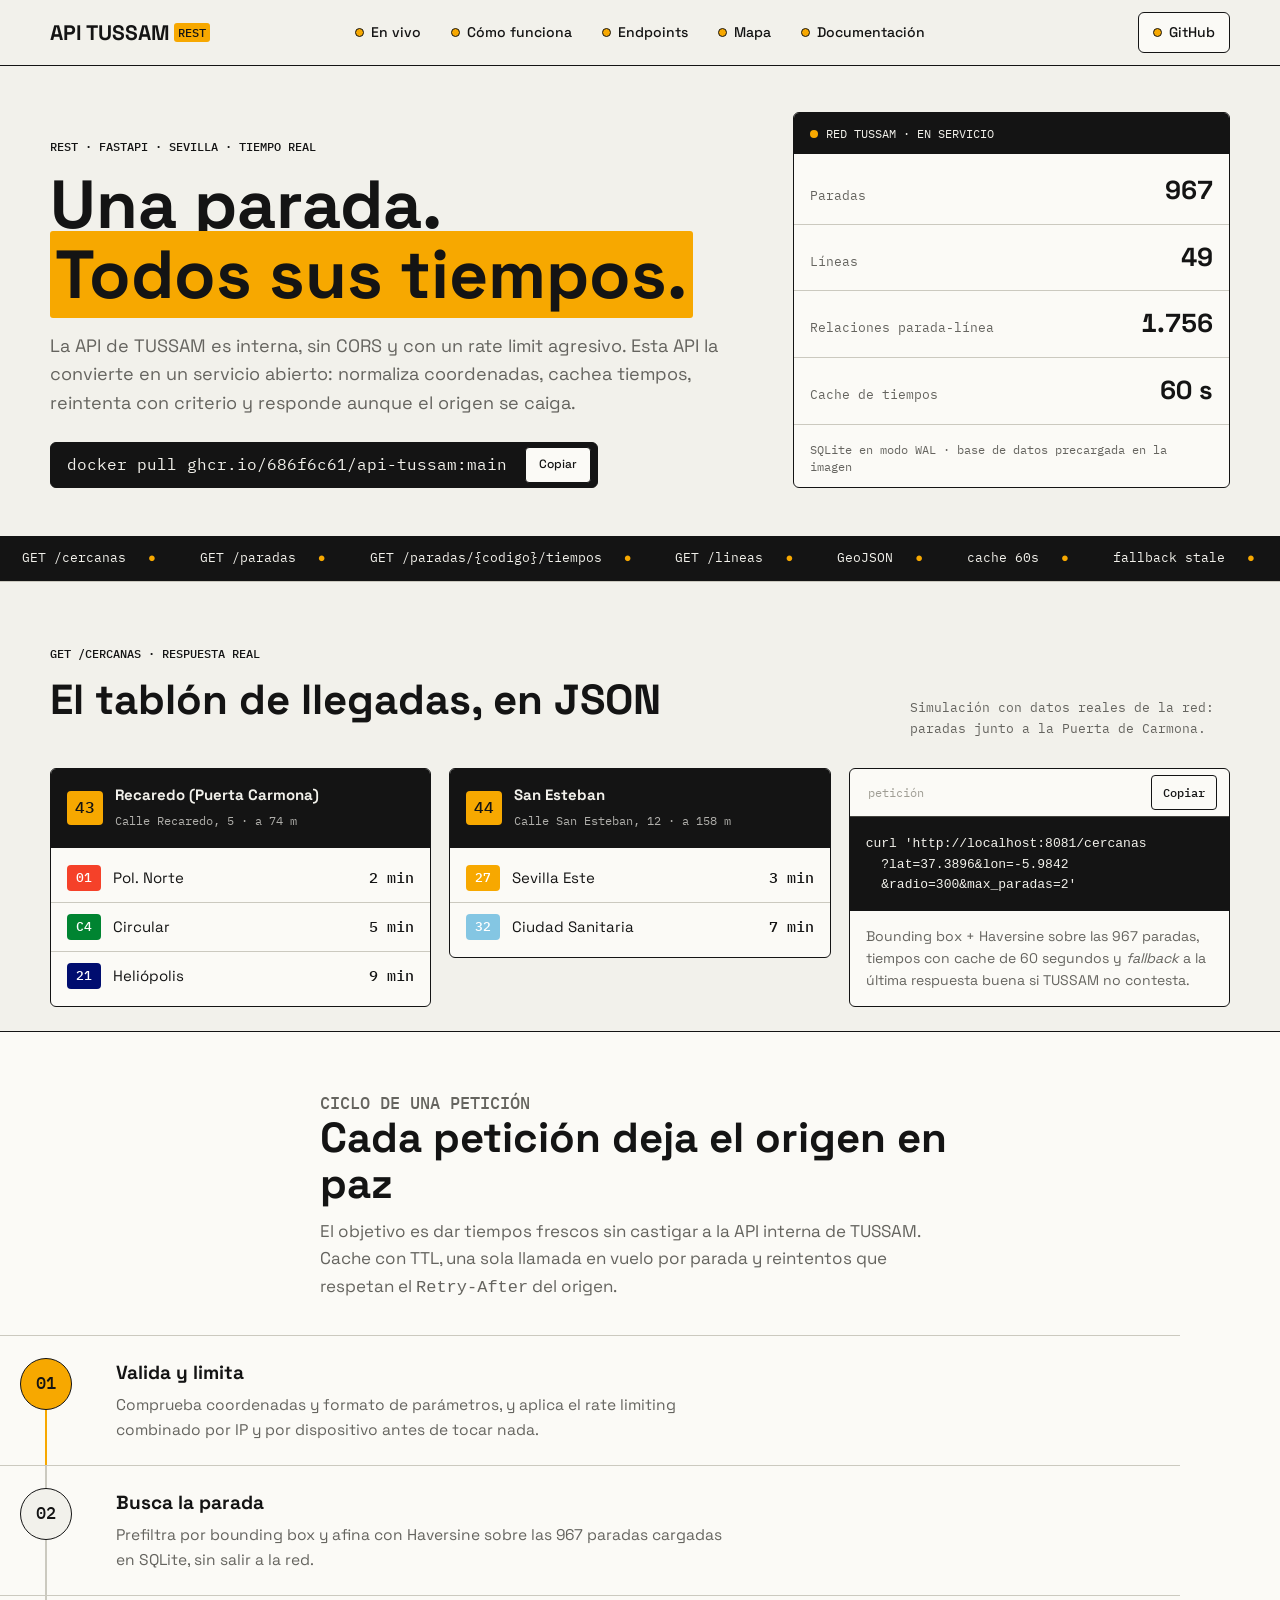
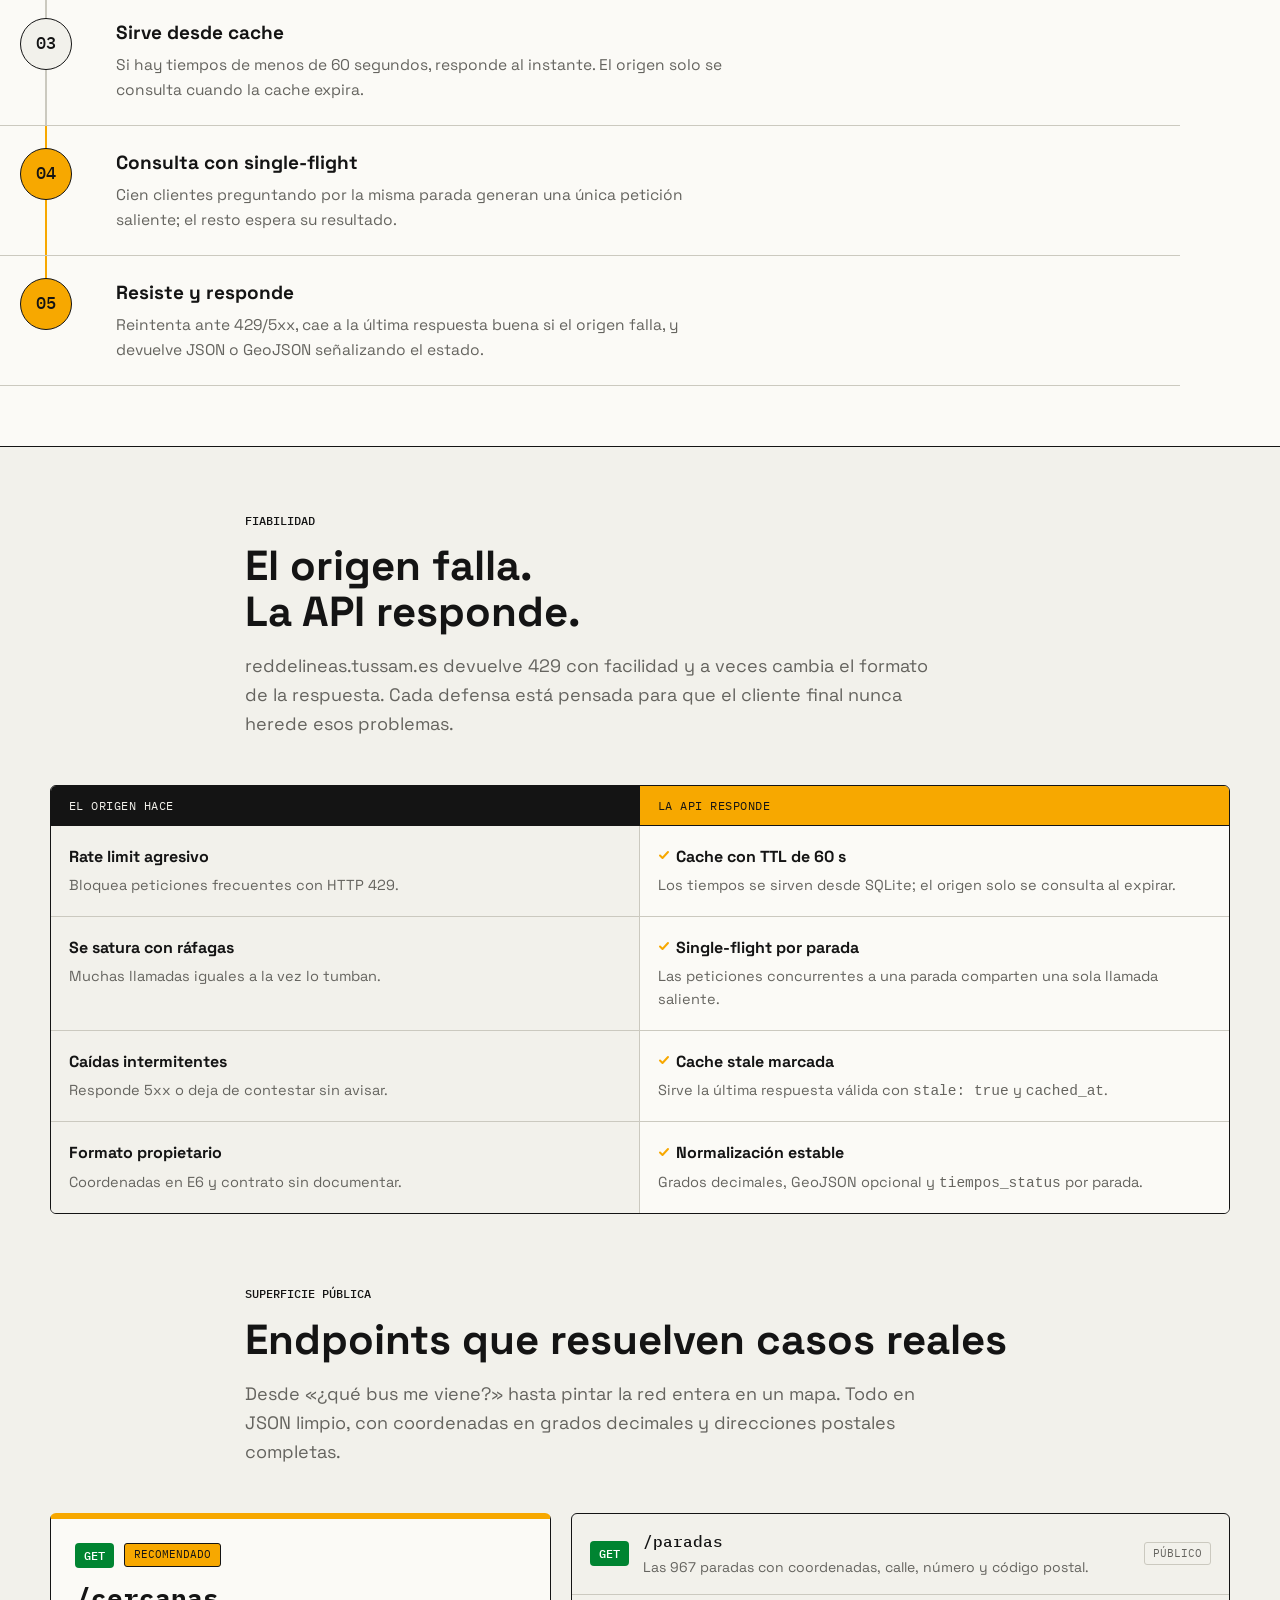
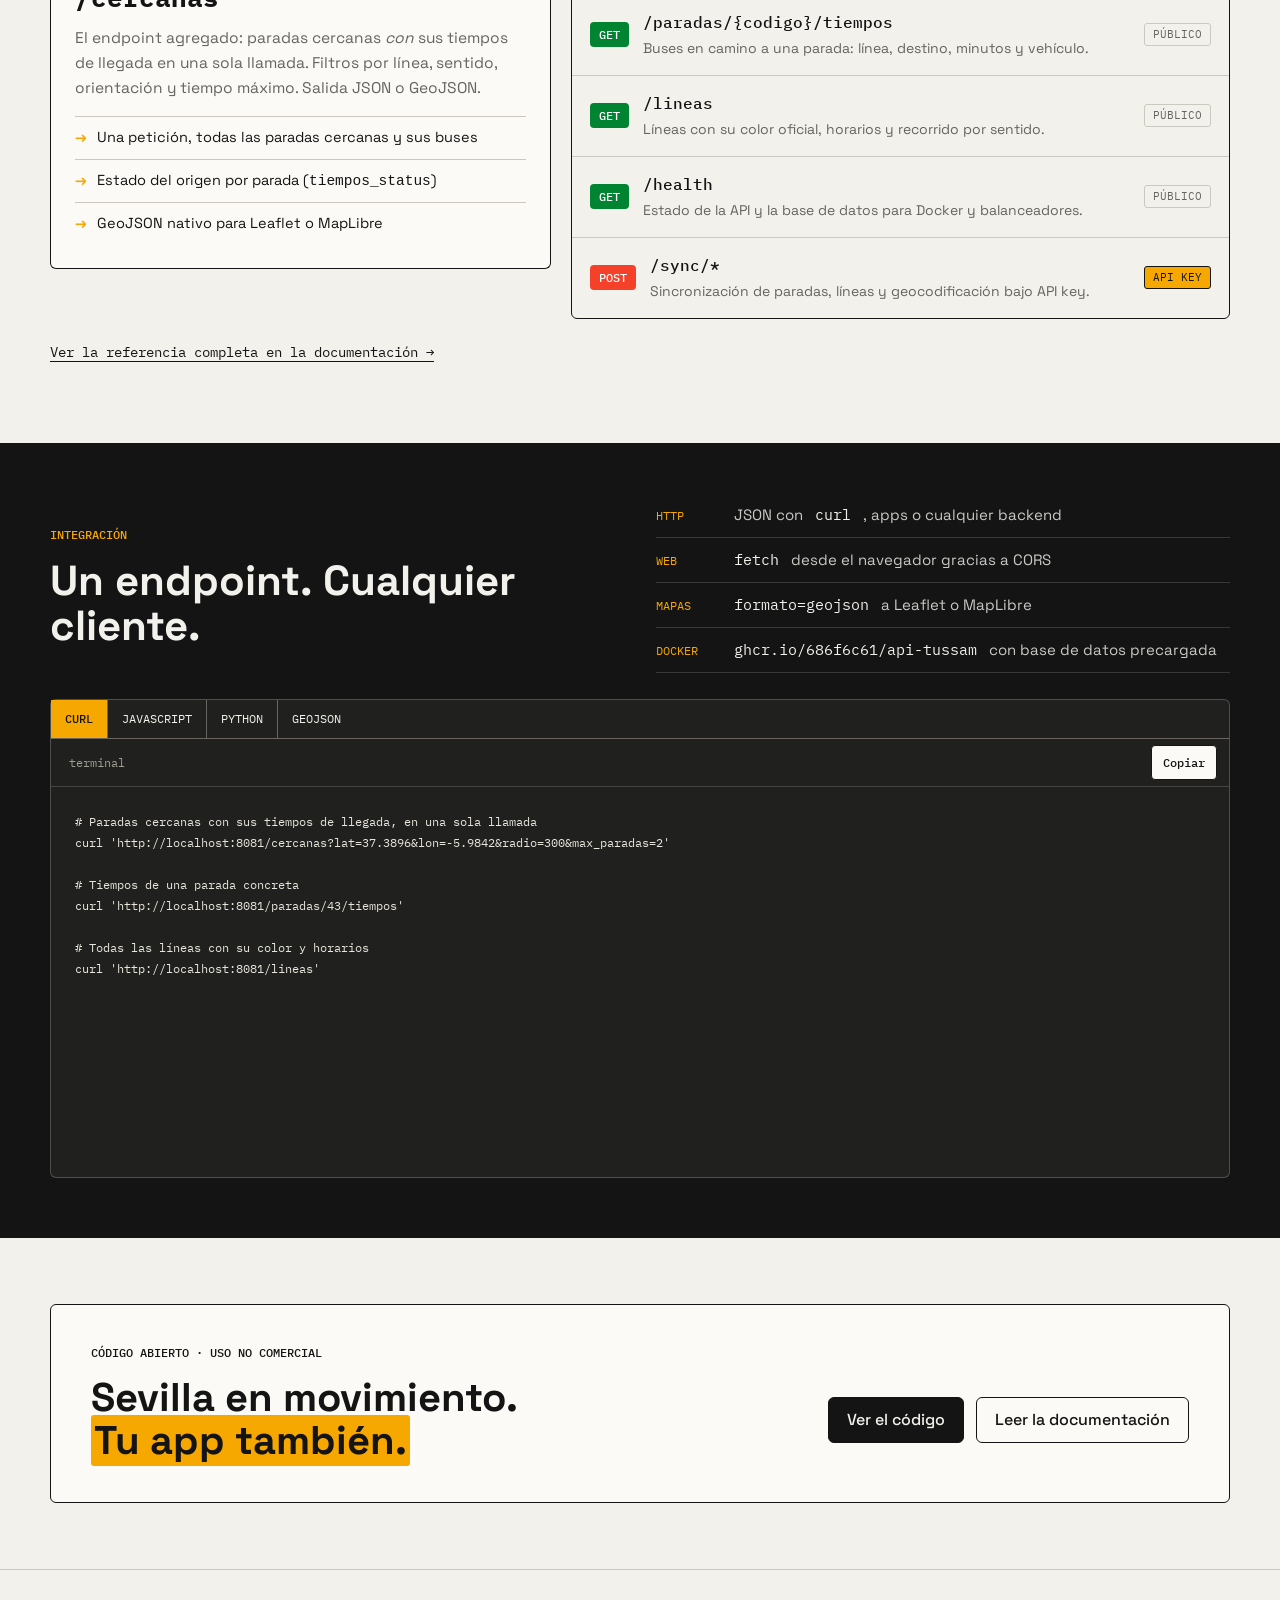
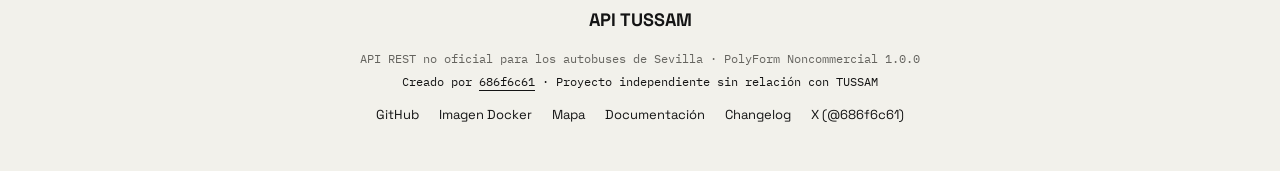
<file: index.html>
<!DOCTYPE html>
<html lang="es">
  <head>
    <meta charset="utf-8">
    <meta name="viewport" content="width=device-width, initial-scale=1">
    <meta name="description" content="API TUSSAM es una API REST de código abierto para consultar en tiempo real las paradas, líneas y tiempos de llegada de los autobuses de TUSSAM (Sevilla), con cache inteligente, rate limiting y fallback ante caídas.">
    <meta name="author" content="686f6c61">
    <meta name="robots" content="index, follow, max-image-preview:large, max-snippet:-1, max-video-preview:-1">
    <meta name="theme-color" content="#f2f1eb">

    <meta property="og:type" content="website">
    <meta property="og:locale" content="es_ES">
    <meta property="og:site_name" content="API TUSSAM">
    <meta property="og:url" content="https://tussam.686f6c61.dev/">
    <meta property="og:title" content="API TUSSAM · Una parada. Todos sus tiempos.">
    <meta property="og:description" content="API REST para los autobuses de Sevilla: paradas cercanas, líneas y tiempos de llegada en tiempo real, con cache, resiliencia y despliegue en Docker.">
    <meta property="og:image" content="https://tussam.686f6c61.dev/og-tussam.png">
    <meta property="og:image:secure_url" content="https://tussam.686f6c61.dev/og-tussam.png">
    <meta property="og:image:type" content="image/png">
    <meta property="og:image:width" content="1200">
    <meta property="og:image:height" content="630">
    <meta property="og:image:alt" content="API TUSSAM · Una parada. Todos sus tiempos. Tarjeta con las cifras de la red de autobuses de Sevilla.">

    <meta name="twitter:card" content="summary_large_image">
    <meta name="twitter:creator" content="@686f6c61">
    <meta name="twitter:title" content="API TUSSAM · Una parada. Todos sus tiempos.">
    <meta name="twitter:description" content="API REST de código abierto para consultar los autobuses de TUSSAM (Sevilla) en tiempo real.">
    <meta name="twitter:image" content="https://tussam.686f6c61.dev/og-tussam.png">
    <meta name="twitter:image:alt" content="API TUSSAM · Una parada. Todos sus tiempos.">

    <link rel="icon" href="favicon.svg" type="image/svg+xml">
    <link rel="canonical" href="https://tussam.686f6c61.dev/">
    <link rel="preconnect" href="https://fonts.googleapis.com">
    <link rel="preconnect" href="https://fonts.gstatic.com" crossorigin>
    <link href="https://fonts.googleapis.com/css2?family=IBM+Plex+Mono:wght@400;500&family=Space+Grotesk:wght@400;500;700&display=swap" rel="stylesheet">
    <link rel="stylesheet" href="styles.css">
    <title>API TUSSAM · Tiempos de autobús de Sevilla en tiempo real</title>
    <script type="application/ld+json">
      {
        "@context": "https://schema.org",
        "@type": "SoftwareSourceCode",
        "name": "API TUSSAM",
        "description": "API REST para consultar paradas, líneas y tiempos de llegada de los autobuses de TUSSAM (Sevilla) en tiempo real.",
        "codeRepository": "https://github.com/686f6c61/API-TUSSAM",
        "programmingLanguage": "Python",
        "runtimePlatform": "Python 3.11+",
        "license": "https://polyformproject.org/licenses/noncommercial/1.0.0/",
        "author": {
          "@type": "Person",
          "name": "686f6c61",
          "url": "https://github.com/686f6c61"
        }
      }
    </script>
  </head>
  <body>
    <a class="skip-link" href="#main">Saltar al contenido</a>

    <header class="site-header">
      <a class="brand" href="#top">
        <span>API TUSSAM</span><mark>REST</mark>
      </a>
      <nav class="site-nav" aria-label="Navegación principal">
        <a href="#board">En vivo</a>
        <a href="#flujo">Cómo funciona</a>
        <a href="#endpoints">Endpoints</a>
        <a href="paradas.html">Mapa</a>
        <a href="docs.html">Documentación</a>
      </nav>
      <a class="header-link" href="https://github.com/686f6c61/API-TUSSAM">GitHub</a>
    </header>

    <main id="main">
      <!-- HERO: composición asimétrica, texto a la izquierda y panel de red a la derecha -->
      <section class="hero hero-split" id="top" aria-labelledby="hero-title">
        <div class="page-shell hero-grid">
          <div class="hero-copy">
            <p class="eyebrow">REST · FastAPI · Sevilla · tiempo real</p>
            <h1 id="hero-title">Una parada.<br><mark>Todos sus tiempos.</mark></h1>
            <p class="hero-lede">
              La API de TUSSAM es interna, sin CORS y con un rate limit agresivo. Esta API la convierte en un servicio abierto: normaliza coordenadas, cachea tiempos, reintenta con criterio y responde aunque el origen se caiga.
            </p>
            <div class="install-line" role="group" aria-label="Comando de arranque">
              <code>docker pull ghcr.io/686f6c61/api-tussam:main</code>
              <button class="copy-command" type="button" data-copy="docker pull ghcr.io/686f6c61/api-tussam:main">Copiar</button>
            </div>
          </div>

          <aside class="net-panel" aria-label="La red TUSSAM en cifras">
            <div class="net-panel-head">
              <span class="net-dot" aria-hidden="true"></span>
              <span>Red TUSSAM · en servicio</span>
            </div>
            <dl class="net-stats">
              <div><dt>Paradas</dt><dd>967</dd></div>
              <div><dt>Líneas</dt><dd>49</dd></div>
              <div><dt>Relaciones parada-línea</dt><dd>1.756</dd></div>
              <div><dt>Cache de tiempos</dt><dd>60 s</dd></div>
            </dl>
            <p class="net-panel-foot">SQLite en modo WAL · base de datos precargada en la imagen</p>
          </aside>
        </div>
      </section>

      <!-- TICKER: banda tipo teletipo de parada, con la superficie de la API -->
      <div class="ticker" aria-hidden="true">
        <div class="ticker-track">
          <span>GET&nbsp;/cercanas</span><i>●</i>
          <span>GET&nbsp;/paradas</span><i>●</i>
          <span>GET&nbsp;/paradas/{codigo}/tiempos</span><i>●</i>
          <span>GET&nbsp;/lineas</span><i>●</i>
          <span>GeoJSON</span><i>●</i>
          <span>cache&nbsp;60s</span><i>●</i>
          <span>fallback&nbsp;stale</span><i>●</i>
          <span>single-flight</span><i>●</i>
          <span>rate&nbsp;limit&nbsp;IP+device</span><i>●</i>
          <span>GET&nbsp;/cercanas</span><i>●</i>
          <span>GET&nbsp;/paradas</span><i>●</i>
          <span>GET&nbsp;/paradas/{codigo}/tiempos</span><i>●</i>
          <span>GET&nbsp;/lineas</span><i>●</i>
          <span>GeoJSON</span><i>●</i>
          <span>cache&nbsp;60s</span><i>●</i>
          <span>fallback&nbsp;stale</span><i>●</i>
          <span>single-flight</span><i>●</i>
          <span>rate&nbsp;limit&nbsp;IP+device</span><i>●</i>
        </div>
      </div>

      <!-- TABLÓN DE LLEGADAS: pieza central, respuesta real de /cercanas -->
      <section class="board-section" id="board" aria-labelledby="board-title">
        <div class="board-head page-shell">
          <div>
            <p class="eyebrow">GET /cercanas · respuesta real</p>
            <h2 id="board-title">El tablón de llegadas, en JSON</h2>
          </div>
          <p class="board-note">Simulación con datos reales de la red: paradas junto a la Puerta de Carmona.</p>
        </div>
        <div class="page-shell board-grid">
          <article class="stop-board" aria-label="Tablón de llegadas de la parada Recaredo">
            <header>
              <span class="stop-code">43</span>
              <div>
                <strong>Recaredo (Puerta Carmona)</strong>
                <small>Calle Recaredo, 5 · a 74 m</small>
              </div>
            </header>
            <ul id="arrivals-43" class="arrivals"></ul>
          </article>
          <article class="stop-board" aria-label="Tablón de llegadas de la parada San Esteban">
            <header>
              <span class="stop-code">44</span>
              <div>
                <strong>San Esteban</strong>
                <small>Calle San Esteban, 12 · a 158 m</small>
              </div>
            </header>
            <ul id="arrivals-44" class="arrivals"></ul>
          </article>
          <article class="board-request">
            <div class="code-toolbar">
              <span>petición</span>
              <button class="copy-command" type="button" data-copy="curl 'http://localhost:8081/cercanas?lat=37.3896&lon=-5.9842&radio=300&max_paradas=2'">Copiar</button>
            </div>
            <pre><code>curl 'http://localhost:8081/cercanas
  ?lat=37.3896&amp;lon=-5.9842
  &amp;radio=300&amp;max_paradas=2'</code></pre>
            <p>Bounding box + Haversine sobre las 967 paradas, tiempos con cache de 60 segundos y <em>fallback</em> a la última respuesta buena si TUSSAM no contesta.</p>
          </article>
        </div>
      </section>

      <!-- CÓMO FUNCIONA: línea de tiempo vertical numerada -->
      <section class="flow-section" id="flujo" aria-labelledby="flow-title">
        <div class="page-shell flow-head">
          <p class="eyebrow">Ciclo de una petición</p>
          <h2 id="flow-title">Cada petición deja el origen en paz</h2>
          <p>El objetivo es dar tiempos frescos sin castigar a la API interna de TUSSAM. Cache con TTL, una sola llamada en vuelo por parada y reintentos que respetan el <code>Retry-After</code> del origen.</p>
        </div>
        <ol class="flow-rail page-shell">
          <li>
            <span class="flow-num">01</span>
            <div class="flow-body">
              <strong>Valida y limita</strong>
              <p>Comprueba coordenadas y formato de parámetros, y aplica el rate limiting combinado por IP y por dispositivo antes de tocar nada.</p>
            </div>
          </li>
          <li>
            <span class="flow-num">02</span>
            <div class="flow-body">
              <strong>Busca la parada</strong>
              <p>Prefiltra por bounding box y afina con Haversine sobre las 967 paradas cargadas en SQLite, sin salir a la red.</p>
            </div>
          </li>
          <li>
            <span class="flow-num">03</span>
            <div class="flow-body">
              <strong>Sirve desde cache</strong>
              <p>Si hay tiempos de menos de 60 segundos, responde al instante. El origen solo se consulta cuando la cache expira.</p>
            </div>
          </li>
          <li>
            <span class="flow-num">04</span>
            <div class="flow-body">
              <strong>Consulta con single-flight</strong>
              <p>Cien clientes preguntando por la misma parada generan una única petición saliente; el resto espera su resultado.</p>
            </div>
          </li>
          <li>
            <span class="flow-num">05</span>
            <div class="flow-body">
              <strong>Resiste y responde</strong>
              <p>Reintenta ante 429/5xx, cae a la última respuesta buena si el origen falla, y devuelve JSON o GeoJSON señalizando el estado.</p>
            </div>
          </li>
        </ol>
      </section>

      <!-- RESILIENCIA: tabla comparativa problema del origen vs respuesta de la API -->
      <section class="resil-section" id="resiliencia" aria-labelledby="resil-title">
        <div class="page-shell section-heading">
          <p class="eyebrow">Fiabilidad</p>
          <h2 id="resil-title">El origen falla.<br>La API responde.</h2>
          <p>reddelineas.tussam.es devuelve 429 con facilidad y a veces cambia el formato de la respuesta. Cada defensa está pensada para que el cliente final nunca herede esos problemas.</p>
        </div>
        <div class="page-shell resil-compare">
          <div class="resil-colhead">
            <span class="resil-tag bad">El origen hace</span>
            <span class="resil-tag good">La API responde</span>
          </div>
          <div class="resil-row">
            <div class="resil-problem"><strong>Rate limit agresivo</strong><p>Bloquea peticiones frecuentes con HTTP 429.</p></div>
            <div class="resil-solution"><strong>Cache con TTL de 60 s</strong><p>Los tiempos se sirven desde SQLite; el origen solo se consulta al expirar.</p></div>
          </div>
          <div class="resil-row">
            <div class="resil-problem"><strong>Se satura con ráfagas</strong><p>Muchas llamadas iguales a la vez lo tumban.</p></div>
            <div class="resil-solution"><strong>Single-flight por parada</strong><p>Las peticiones concurrentes a una parada comparten una sola llamada saliente.</p></div>
          </div>
          <div class="resil-row">
            <div class="resil-problem"><strong>Caídas intermitentes</strong><p>Responde 5xx o deja de contestar sin avisar.</p></div>
            <div class="resil-solution"><strong>Cache stale marcada</strong><p>Sirve la última respuesta válida con <code>stale: true</code> y <code>cached_at</code>.</p></div>
          </div>
          <div class="resil-row">
            <div class="resil-problem"><strong>Formato propietario</strong><p>Coordenadas en E6 y contrato sin documentar.</p></div>
            <div class="resil-solution"><strong>Normalización estable</strong><p>Grados decimales, GeoJSON opcional y <code>tiempos_status</code> por parada.</p></div>
          </div>
        </div>
      </section>

      <!-- ENDPOINTS: panel de salidas con un endpoint destacado y filas tipo marcador -->
      <section class="ep-section" id="endpoints" aria-labelledby="ep-title">
        <div class="page-shell section-heading">
          <p class="eyebrow">Superficie pública</p>
          <h2 id="ep-title">Endpoints que resuelven casos reales</h2>
          <p>Desde «¿qué bus me viene?» hasta pintar la red entera en un mapa. Todo en JSON limpio, con coordenadas en grados decimales y direcciones postales completas.</p>
        </div>
        <div class="page-shell ep-layout">
          <article class="ep-featured">
            <div class="ep-featured-head">
              <span class="ep-method get">GET</span>
              <span class="ep-badge">Recomendado</span>
            </div>
            <h3><code>/cercanas</code></h3>
            <p>El endpoint agregado: paradas cercanas <em>con</em> sus tiempos de llegada en una sola llamada. Filtros por línea, sentido, orientación y tiempo máximo. Salida JSON o GeoJSON.</p>
            <ul class="ep-featured-list">
              <li>Una petición, todas las paradas cercanas y sus buses</li>
              <li>Estado del origen por parada (<code>tiempos_status</code>)</li>
              <li>GeoJSON nativo para Leaflet o MapLibre</li>
            </ul>
          </article>

          <ul class="ep-board" aria-label="Resto de endpoints">
            <li class="ep-row">
              <span class="ep-method get">GET</span>
              <code class="ep-path">/paradas</code>
              <span class="ep-desc">Las 967 paradas con coordenadas, calle, número y código postal.</span>
              <span class="ep-access">público</span>
            </li>
            <li class="ep-row">
              <span class="ep-method get">GET</span>
              <code class="ep-path">/paradas/{codigo}/tiempos</code>
              <span class="ep-desc">Buses en camino a una parada: línea, destino, minutos y vehículo.</span>
              <span class="ep-access">público</span>
            </li>
            <li class="ep-row">
              <span class="ep-method get">GET</span>
              <code class="ep-path">/lineas</code>
              <span class="ep-desc">Líneas con su color oficial, horarios y recorrido por sentido.</span>
              <span class="ep-access">público</span>
            </li>
            <li class="ep-row">
              <span class="ep-method get">GET</span>
              <code class="ep-path">/health</code>
              <span class="ep-desc">Estado de la API y la base de datos para Docker y balanceadores.</span>
              <span class="ep-access">público</span>
            </li>
            <li class="ep-row">
              <span class="ep-method post">POST</span>
              <code class="ep-path">/sync/*</code>
              <span class="ep-desc">Sincronización de paradas, líneas y geocodificación bajo API key.</span>
              <span class="ep-access key">api key</span>
            </li>
          </ul>
        </div>
        <p class="page-shell ep-more"><a href="docs.html">Ver la referencia completa en la documentación →</a></p>
      </section>

      <!-- INTEGRACIÓN: bloque a ancho completo con contratos en cabecera y código debajo -->
      <section class="int-section" id="api" aria-labelledby="api-title">
        <div class="page-shell int-head">
          <div>
            <p class="eyebrow">Integración</p>
            <h2 id="api-title">Un endpoint. Cualquier cliente.</h2>
          </div>
          <ul class="int-contracts">
            <li><span>HTTP</span> JSON con <code>curl</code>, apps o cualquier backend</li>
            <li><span>Web</span> <code>fetch</code> desde el navegador gracias a CORS</li>
            <li><span>Mapas</span> <code>formato=geojson</code> a Leaflet o MapLibre</li>
            <li><span>Docker</span> <code>ghcr.io/686f6c61/api-tussam</code> con base de datos precargada</li>
          </ul>
        </div>
        <div class="page-shell code-workbench int-code">
          <div class="code-tabs" role="tablist" aria-label="Ejemplos de integración">
            <button id="code-curl-tab" type="button" role="tab" aria-controls="code-panel" aria-selected="true" tabindex="0" data-code="curl">curl</button>
            <button id="code-js-tab" type="button" role="tab" aria-controls="code-panel" aria-selected="false" tabindex="-1" data-code="js">JavaScript</button>
            <button id="code-python-tab" type="button" role="tab" aria-controls="code-panel" aria-selected="false" tabindex="-1" data-code="python">Python</button>
            <button id="code-geojson-tab" type="button" role="tab" aria-controls="code-panel" aria-selected="false" tabindex="-1" data-code="geojson">GeoJSON</button>
          </div>
          <div id="code-panel" role="tabpanel" aria-labelledby="code-curl-tab" tabindex="0">
            <div class="code-toolbar">
              <span id="code-filename">terminal</span>
              <button class="copy-command" id="copy-code" type="button">Copiar</button>
            </div>
            <pre><code id="code-sample"></code></pre>
          </div>
        </div>
      </section>

      <!-- CTA: panel bordeado a ancho completo -->
      <section class="cta-section" aria-labelledby="cta-title">
        <div class="page-shell cta-panel">
          <div>
            <p class="eyebrow">Código abierto · uso no comercial</p>
            <h2 id="cta-title">Sevilla en movimiento.<br><mark>Tu app también.</mark></h2>
          </div>
          <div class="cta-actions">
            <a class="primary-action" href="https://github.com/686f6c61/API-TUSSAM">Ver el código</a>
            <a class="secondary-action" href="docs.html">Leer la documentación</a>
          </div>
        </div>
      </section>
    </main>

    <footer class="site-footer">
      <div class="page-shell">
        <strong>API TUSSAM</strong>
        <div class="footer-meta">
          <p>API REST no oficial para los autobuses de Sevilla · PolyForm Noncommercial 1.0.0</p>
          <p>Creado por <a href="https://github.com/686f6c61">686f6c61</a> · Proyecto independiente sin relación con TUSSAM</p>
        </div>
        <nav aria-label="Enlaces del pie">
          <a href="https://github.com/686f6c61/API-TUSSAM">GitHub</a>
          <a href="https://github.com/686f6c61/API-TUSSAM/pkgs/container/api-tussam">Imagen Docker</a>
          <a href="paradas.html">Mapa</a>
          <a href="docs.html">Documentación</a>
          <a href="https://github.com/686f6c61/API-TUSSAM/blob/main/CHANGELOG.md">Changelog</a>
          <a href="https://x.com/686f6c61">X (@686f6c61)</a>
        </nav>
      </div>
    </footer>

    <div class="copy-toast" id="copy-toast" role="status" aria-live="polite"></div>
    <script src="app.js" defer></script>
  </body>
</html>
</file>
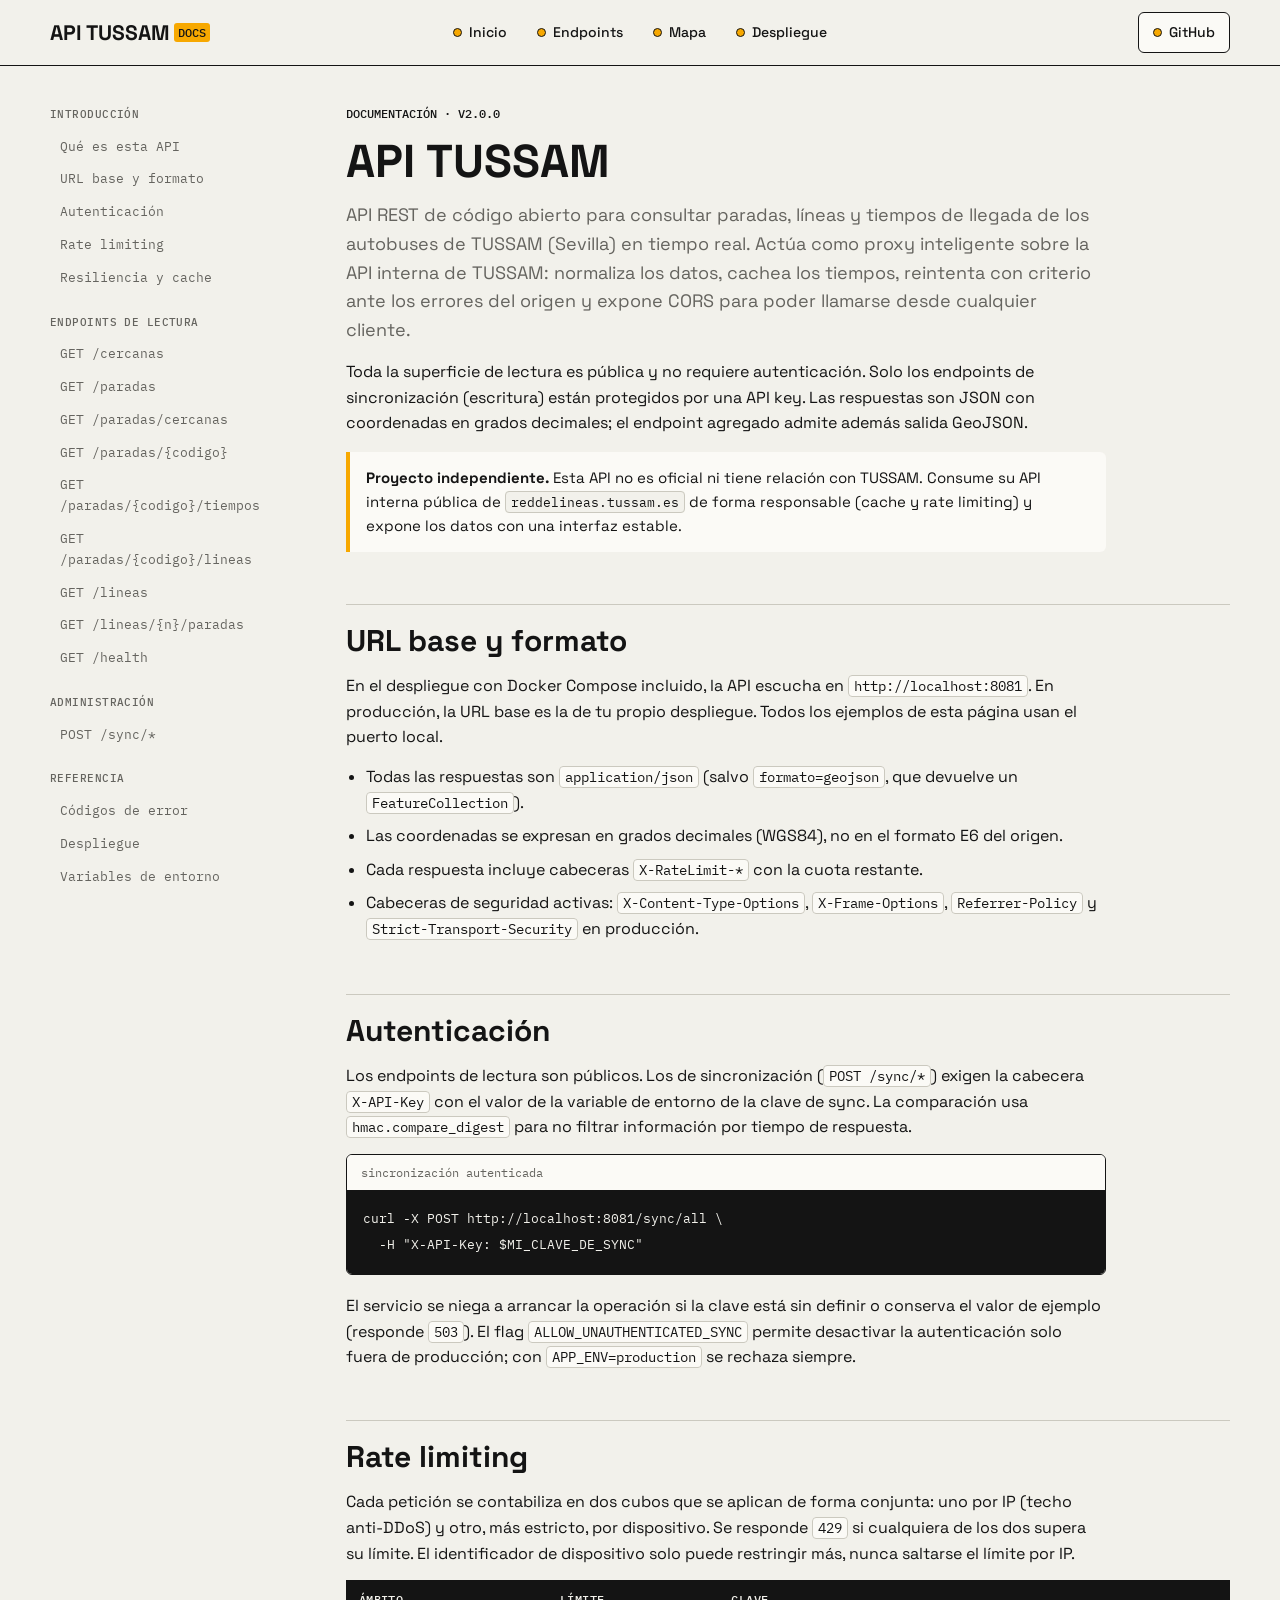
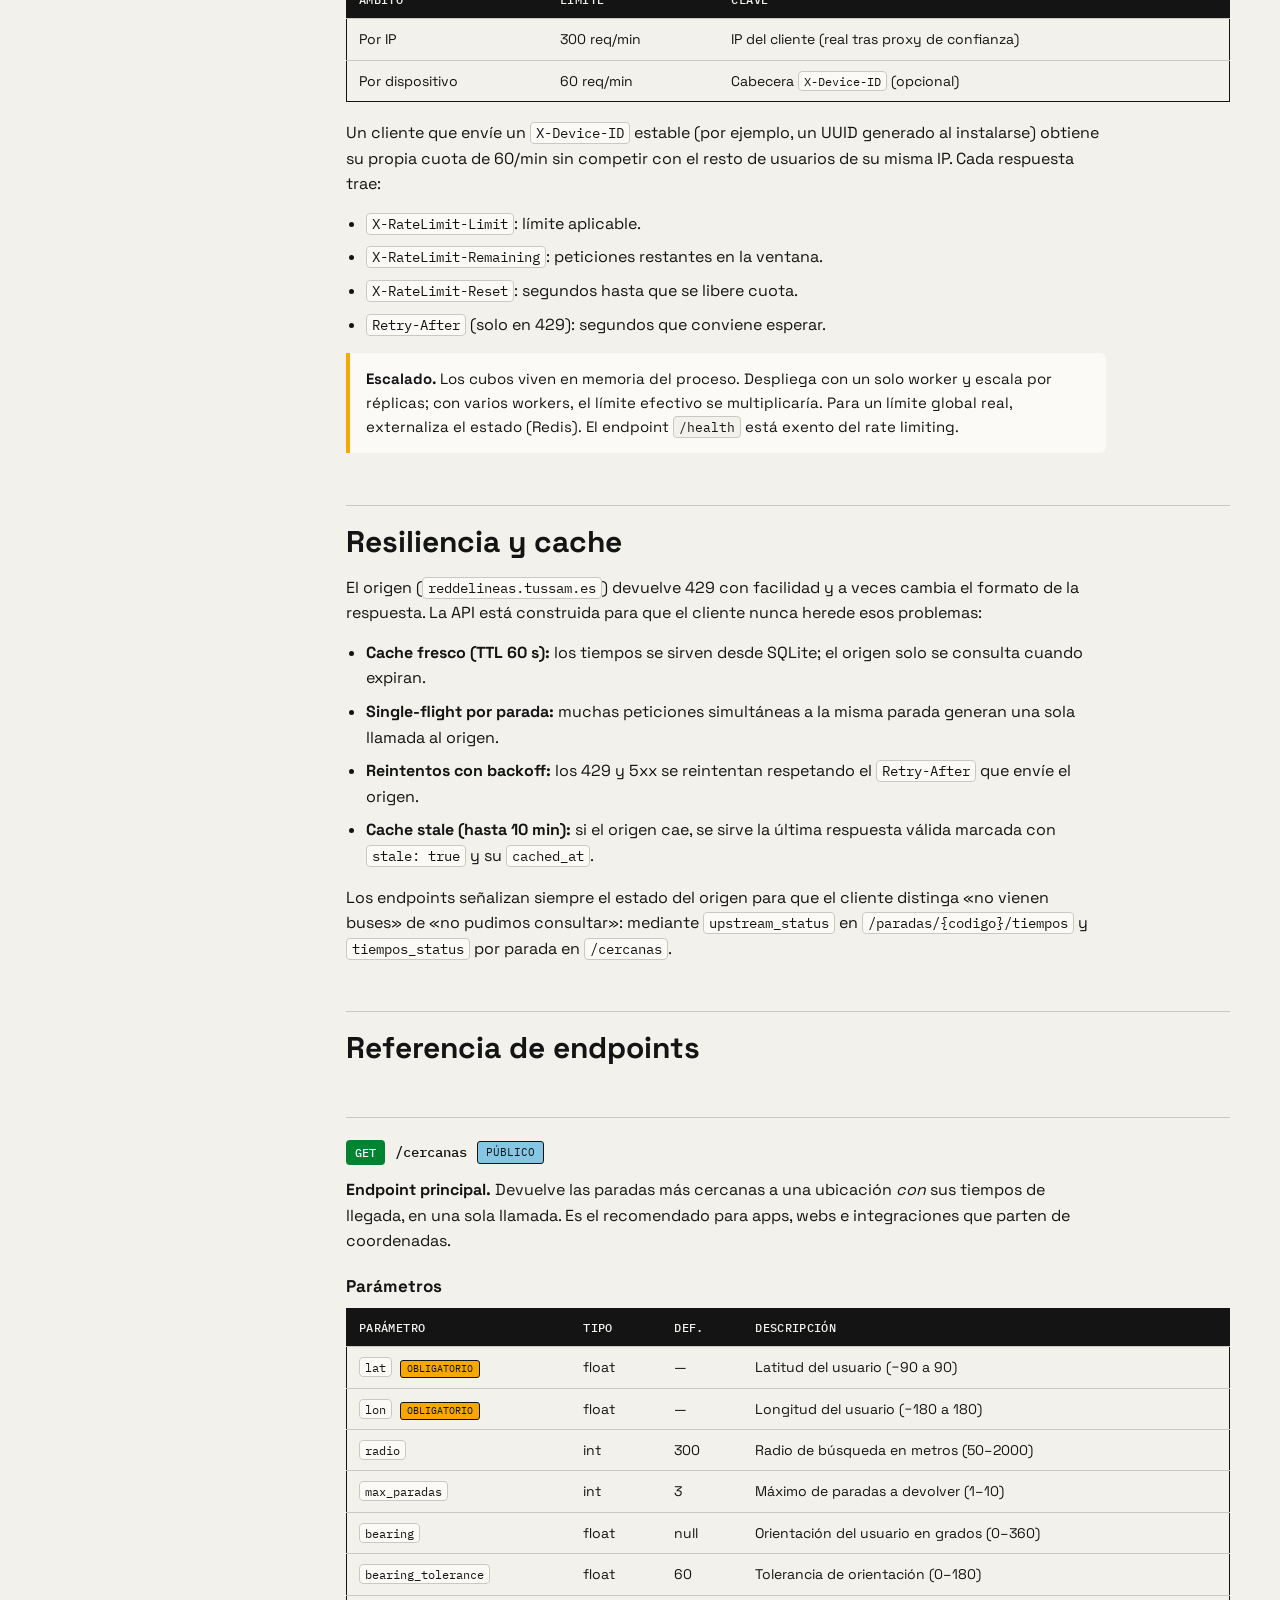
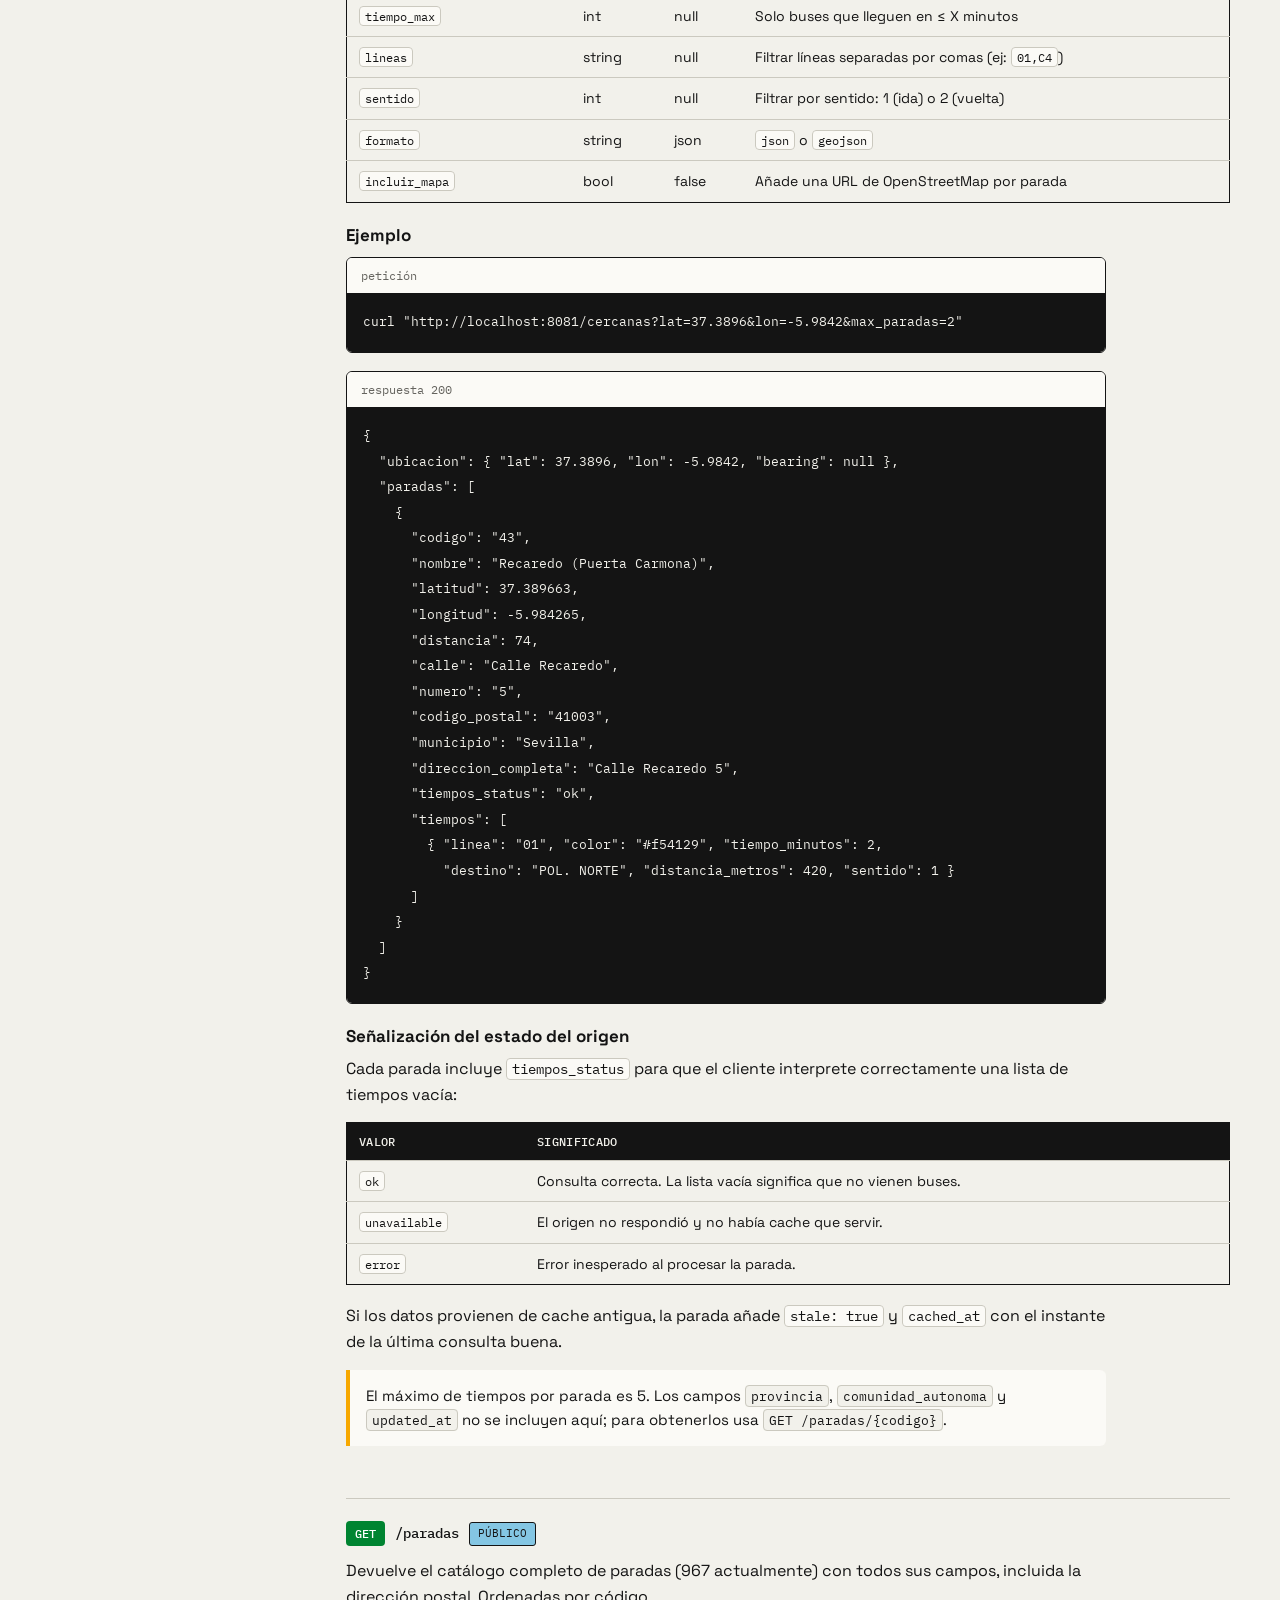
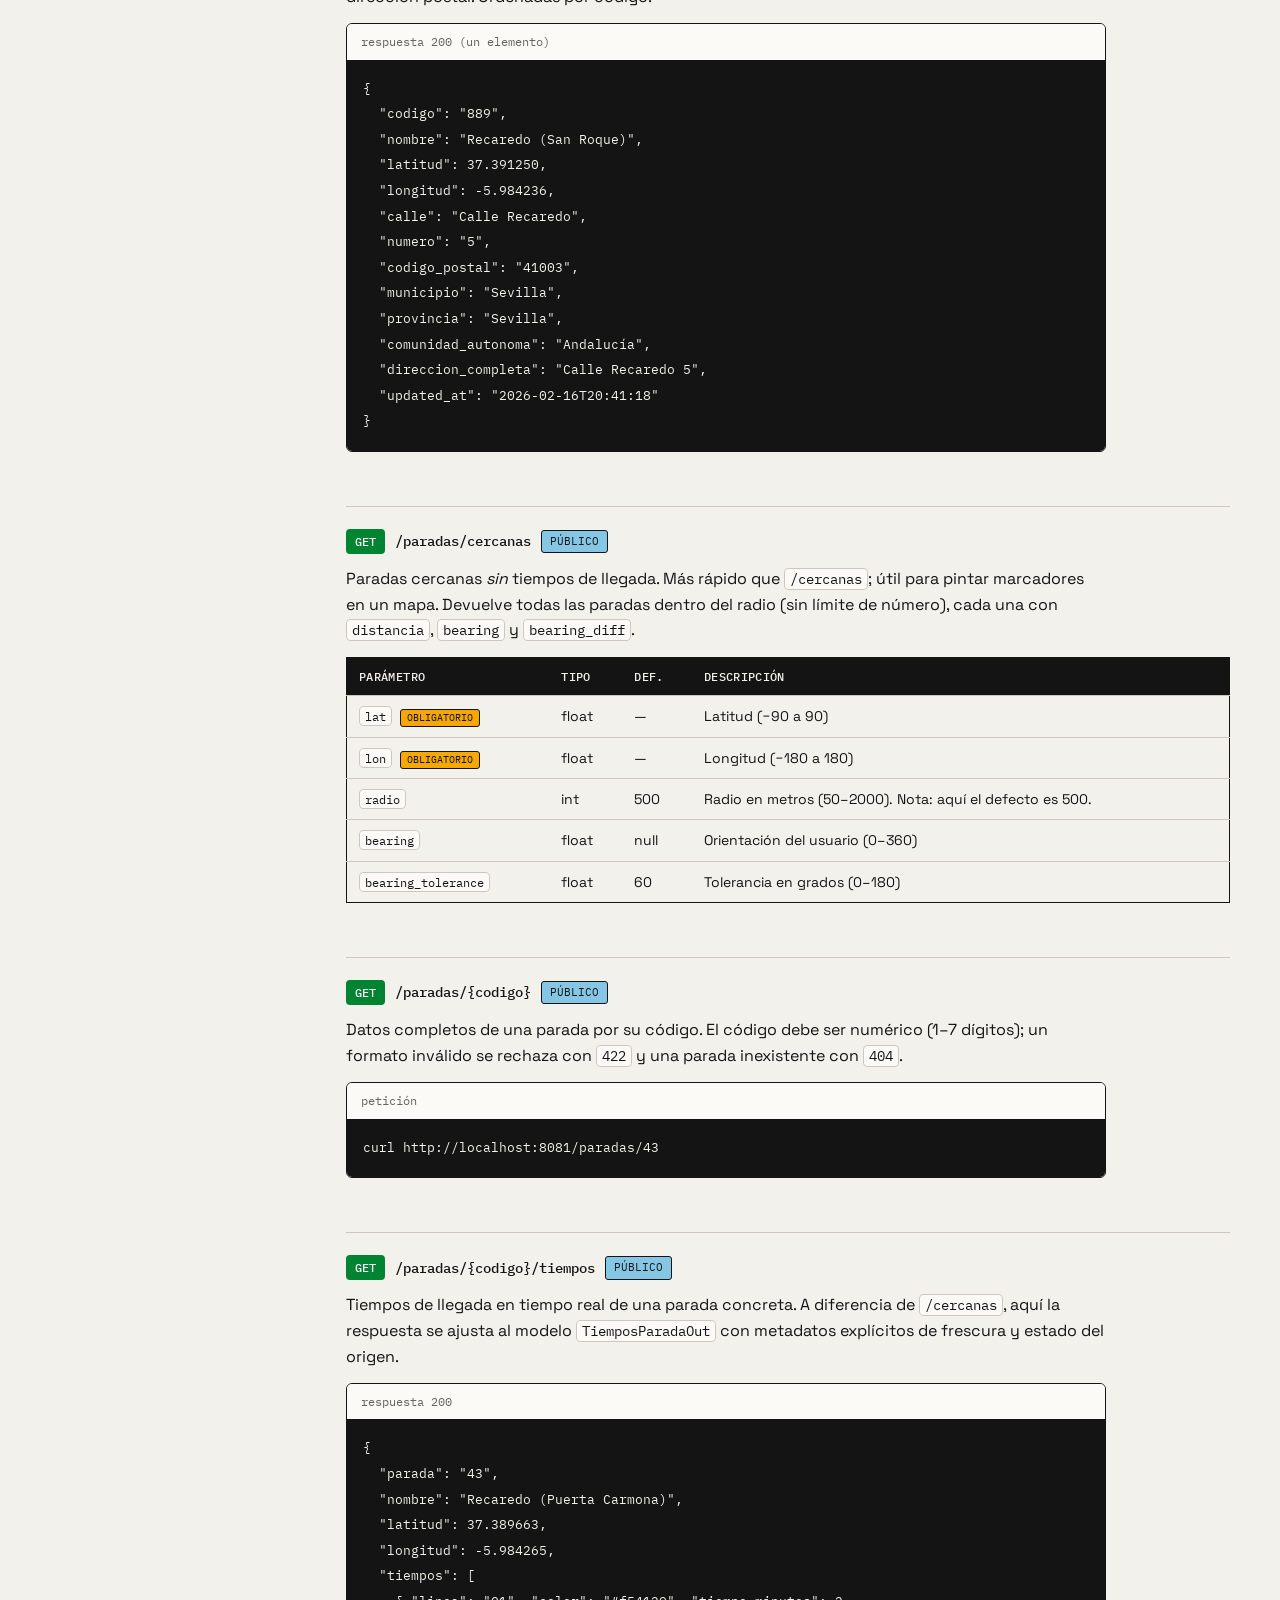
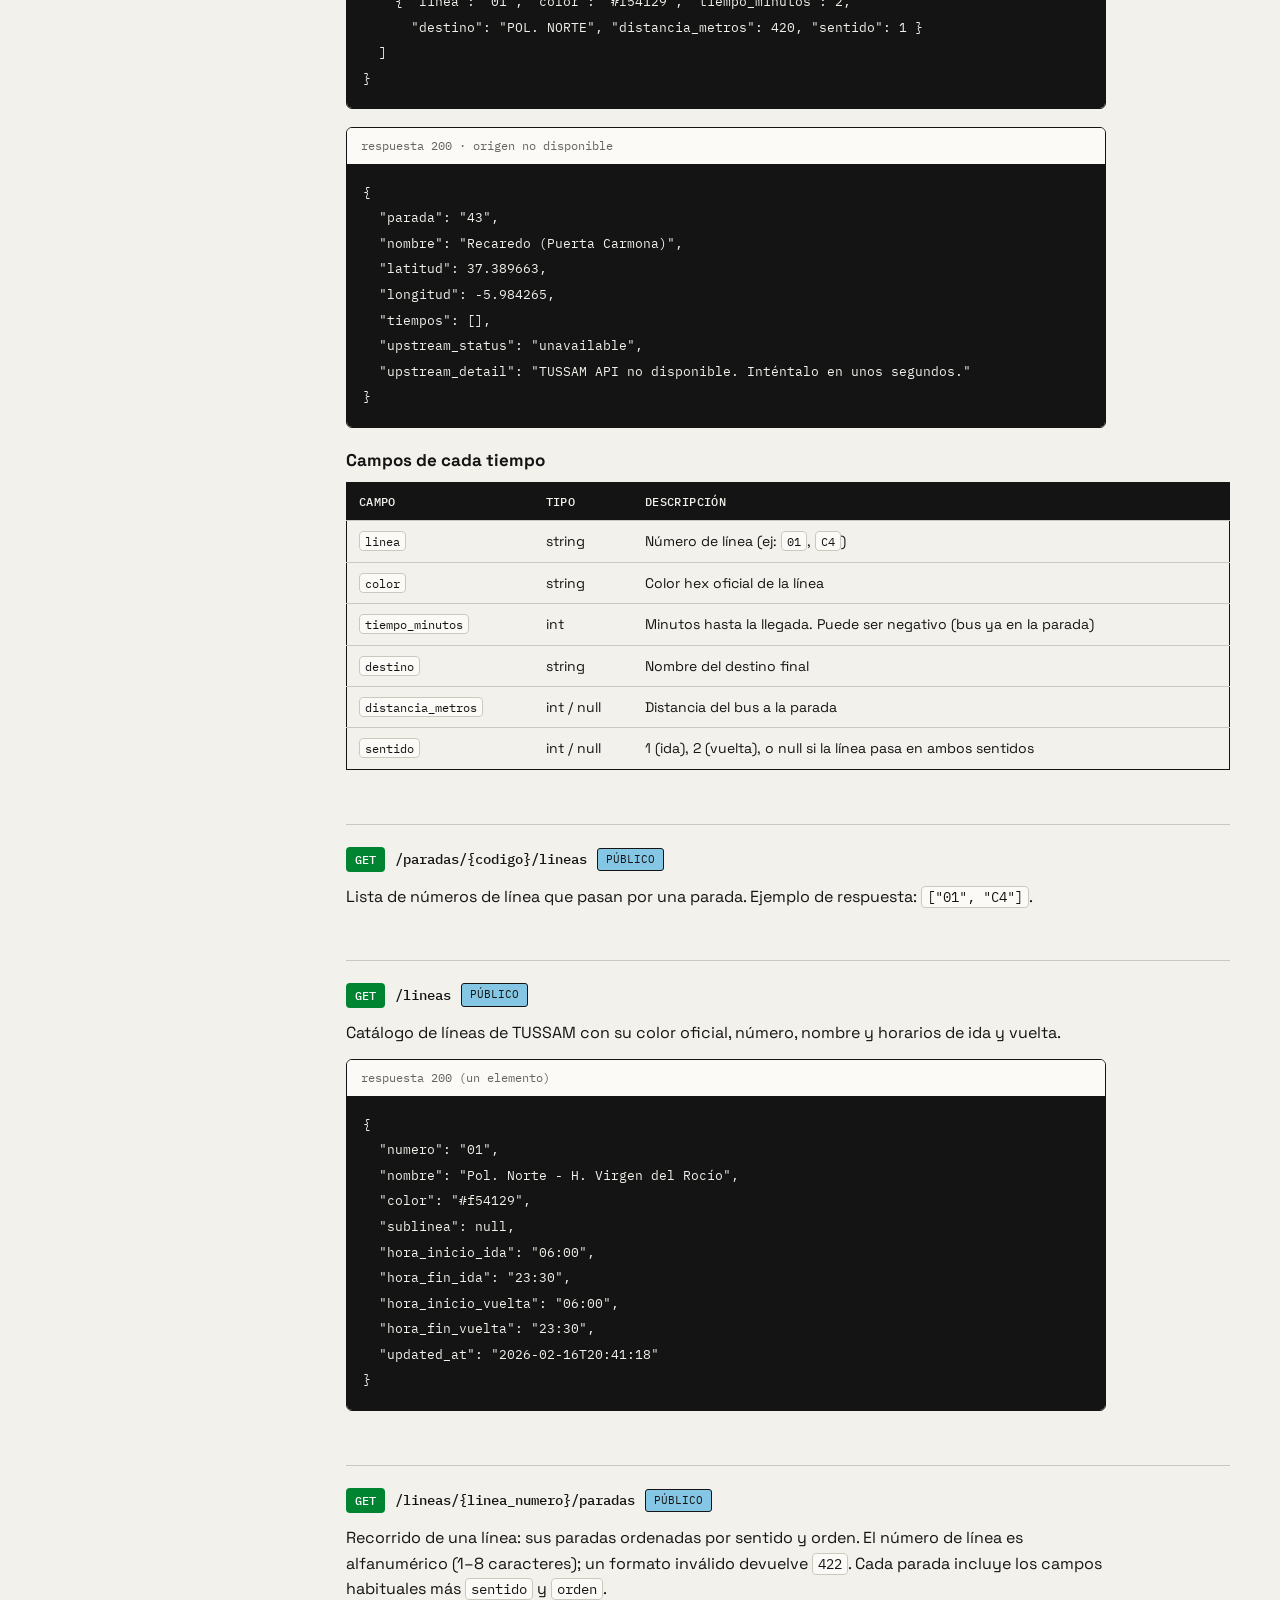
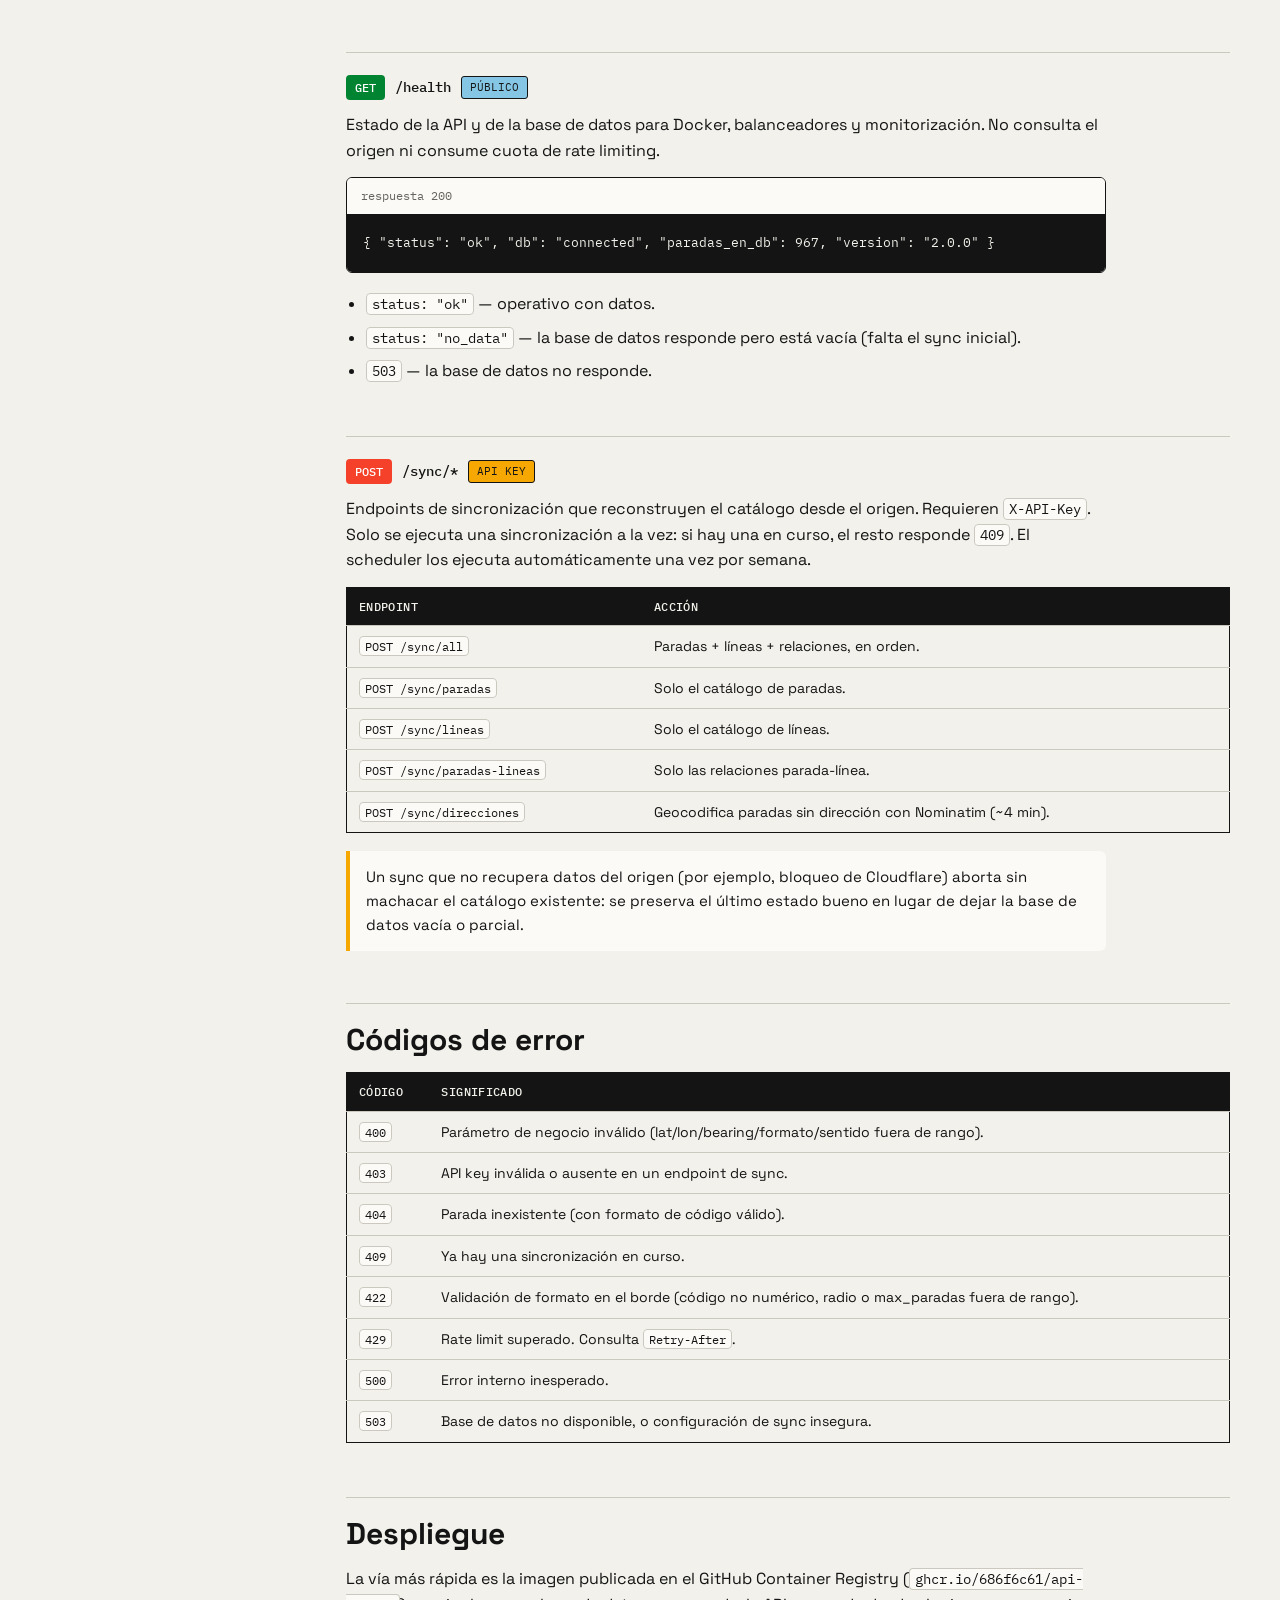
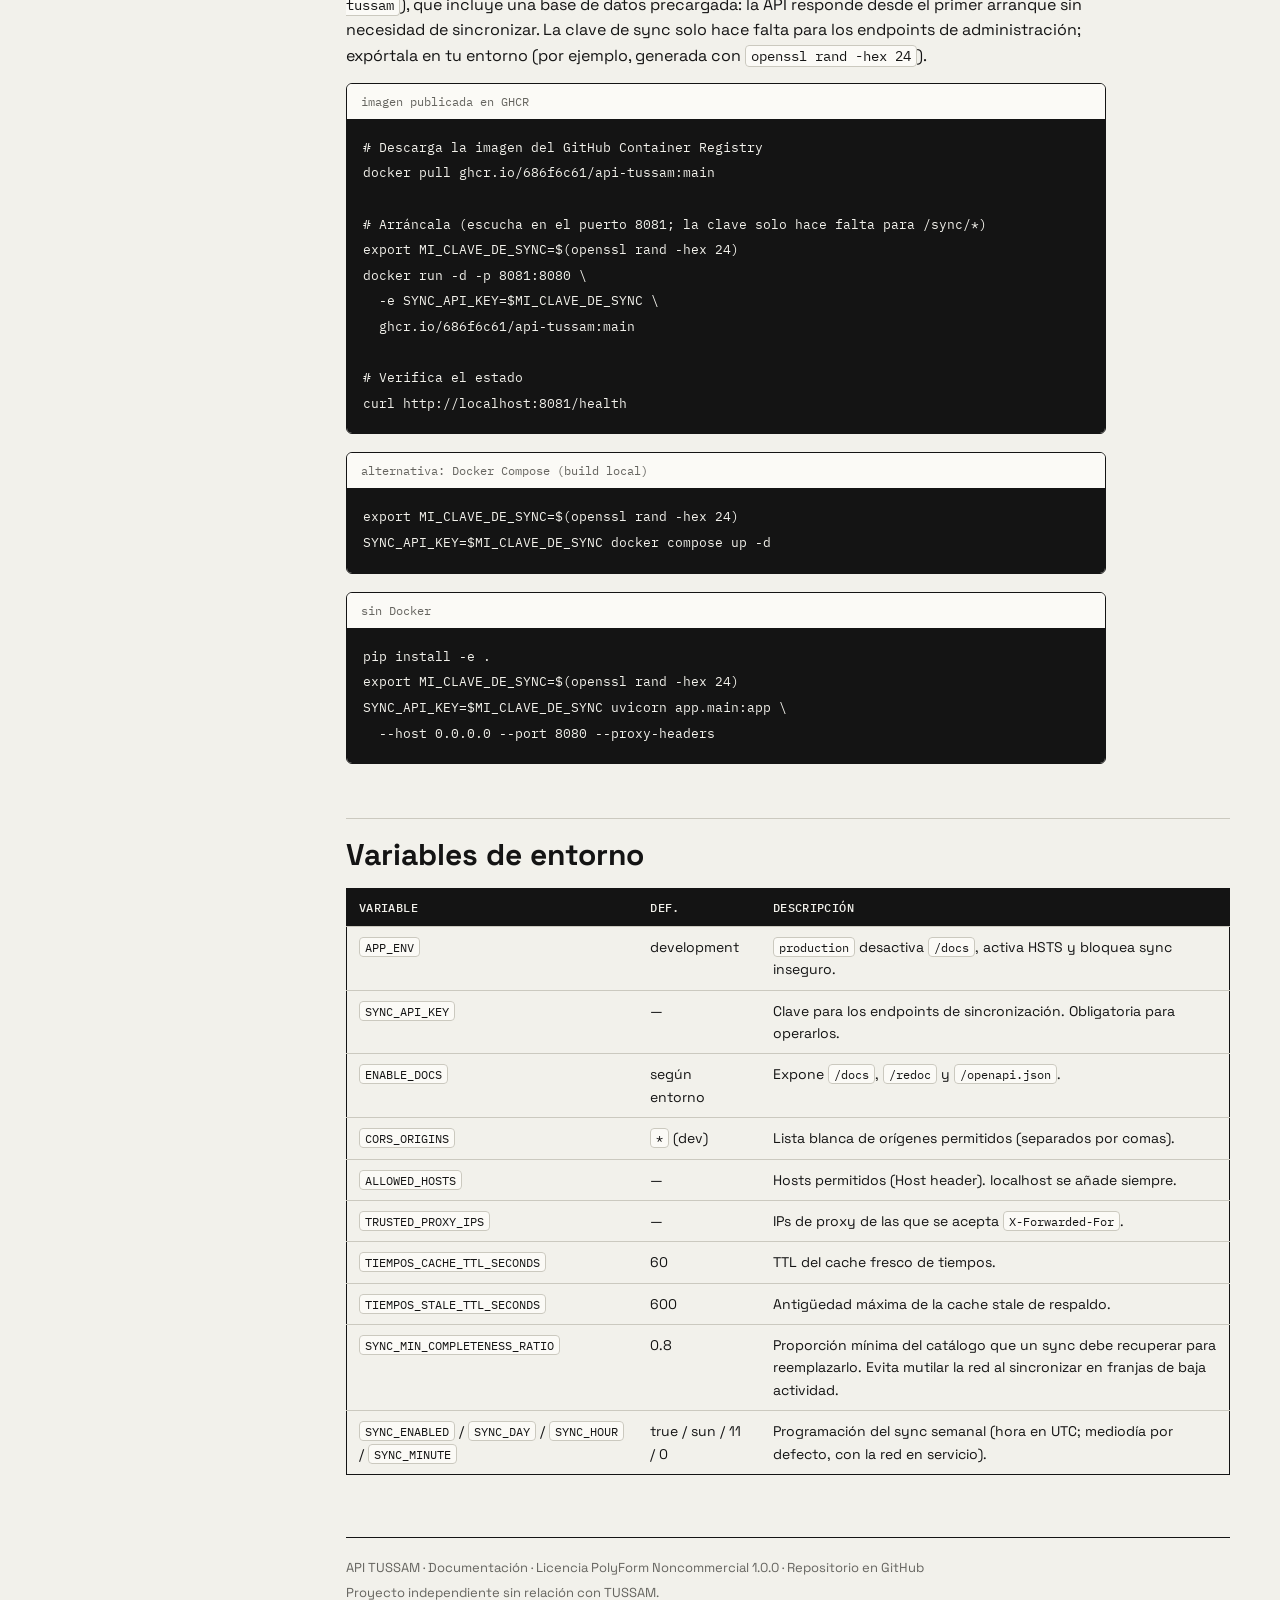
<file: docs.html>
<!DOCTYPE html>
<html lang="es">
  <head>
    <meta charset="utf-8">
    <meta name="viewport" content="width=device-width, initial-scale=1">
    <meta name="description" content="Documentación de la API TUSSAM: referencia completa de endpoints, autenticación, rate limiting, resiliencia y despliegue de la API REST de autobuses de Sevilla.">
    <meta name="author" content="686f6c61">
    <meta name="robots" content="index, follow">
    <meta name="theme-color" content="#f2f1eb">

    <meta property="og:type" content="article">
    <meta property="og:locale" content="es_ES">
    <meta property="og:site_name" content="API TUSSAM">
    <meta property="og:url" content="https://tussam.686f6c61.dev/docs.html">
    <meta property="og:title" content="Documentación · API TUSSAM">
    <meta property="og:description" content="Referencia completa de la API TUSSAM: endpoints, autenticación, rate limiting, resiliencia, códigos de error y despliegue.">
    <meta property="og:image" content="https://tussam.686f6c61.dev/og-tussam.png">
    <meta property="og:image:width" content="1200">
    <meta property="og:image:height" content="630">
    <meta name="twitter:card" content="summary_large_image">
    <meta name="twitter:creator" content="@686f6c61">
    <meta name="twitter:title" content="Documentación · API TUSSAM">
    <meta name="twitter:description" content="Referencia completa de la API REST de los autobuses de Sevilla.">
    <meta name="twitter:image" content="https://tussam.686f6c61.dev/og-tussam.png">

    <link rel="icon" href="favicon.svg" type="image/svg+xml">
    <link rel="canonical" href="https://tussam.686f6c61.dev/docs.html">
    <link rel="preconnect" href="https://fonts.googleapis.com">
    <link rel="preconnect" href="https://fonts.gstatic.com" crossorigin>
    <link href="https://fonts.googleapis.com/css2?family=IBM+Plex+Mono:wght@400;500&family=Space+Grotesk:wght@400;500;700&display=swap" rel="stylesheet">
    <link rel="stylesheet" href="styles.css">
    <title>Documentación · API TUSSAM</title>
  </head>
  <body class="docs-body">
    <a class="skip-link" href="#doc-main">Saltar al contenido</a>

    <header class="site-header">
      <a class="brand" href="index.html">
        <span>API TUSSAM</span><mark>DOCS</mark>
      </a>
      <nav class="site-nav" aria-label="Navegación principal">
        <a href="index.html">Inicio</a>
        <a href="#endpoints">Endpoints</a>
        <a href="paradas.html">Mapa</a>
        <a href="#despliegue">Despliegue</a>
      </nav>
      <a class="header-link" href="https://github.com/686f6c61/API-TUSSAM">GitHub</a>
    </header>

    <div class="docs-shell">
      <aside class="docs-sidebar" aria-label="Índice de la documentación">
        <nav>
          <p class="docs-nav-title">Introducción</p>
          <a href="#intro">Qué es esta API</a>
          <a href="#base-url">URL base y formato</a>
          <a href="#auth">Autenticación</a>
          <a href="#rate-limit">Rate limiting</a>
          <a href="#resiliencia">Resiliencia y cache</a>
          <p class="docs-nav-title">Endpoints de lectura</p>
          <a href="#ep-cercanas">GET /cercanas</a>
          <a href="#ep-paradas">GET /paradas</a>
          <a href="#ep-paradas-cercanas">GET /paradas/cercanas</a>
          <a href="#ep-parada">GET /paradas/{codigo}</a>
          <a href="#ep-tiempos">GET /paradas/{codigo}/tiempos</a>
          <a href="#ep-parada-lineas">GET /paradas/{codigo}/lineas</a>
          <a href="#ep-lineas">GET /lineas</a>
          <a href="#ep-linea-paradas">GET /lineas/{n}/paradas</a>
          <a href="#ep-health">GET /health</a>
          <p class="docs-nav-title">Administración</p>
          <a href="#ep-sync">POST /sync/*</a>
          <p class="docs-nav-title">Referencia</p>
          <a href="#errores">Códigos de error</a>
          <a href="#despliegue">Despliegue</a>
          <a href="#config">Variables de entorno</a>
        </nav>
      </aside>

      <main id="doc-main" class="docs-content">
        <section id="intro">
          <p class="eyebrow">Documentación · v2.0.0</p>
          <h1 class="docs-h1">API TUSSAM</h1>
          <p class="docs-lede">
            API REST de código abierto para consultar paradas, líneas y tiempos de llegada de los autobuses de TUSSAM (Sevilla) en tiempo real. Actúa como proxy inteligente sobre la API interna de TUSSAM: normaliza los datos, cachea los tiempos, reintenta con criterio ante los errores del origen y expone CORS para poder llamarse desde cualquier cliente.
          </p>
          <p>
            Toda la superficie de lectura es pública y no requiere autenticación. Solo los endpoints de sincronización (escritura) están protegidos por una API key. Las respuestas son JSON con coordenadas en grados decimales; el endpoint agregado admite además salida GeoJSON.
          </p>
          <div class="docs-callout">
            <strong>Proyecto independiente.</strong> Esta API no es oficial ni tiene relación con TUSSAM. Consume su API interna pública de <code>reddelineas.tussam.es</code> de forma responsable (cache y rate limiting) y expone los datos con una interfaz estable.
          </div>
        </section>

        <section id="base-url">
          <h2 class="docs-h2">URL base y formato</h2>
          <p>
            En el despliegue con Docker Compose incluido, la API escucha en <code>http://localhost:8081</code>. En producción, la URL base es la de tu propio despliegue. Todos los ejemplos de esta página usan el puerto local.
          </p>
          <ul class="docs-list">
            <li>Todas las respuestas son <code>application/json</code> (salvo <code>formato=geojson</code>, que devuelve un <code>FeatureCollection</code>).</li>
            <li>Las coordenadas se expresan en grados decimales (WGS84), no en el formato E6 del origen.</li>
            <li>Cada respuesta incluye cabeceras <code>X-RateLimit-*</code> con la cuota restante.</li>
            <li>Cabeceras de seguridad activas: <code>X-Content-Type-Options</code>, <code>X-Frame-Options</code>, <code>Referrer-Policy</code> y <code>Strict-Transport-Security</code> en producción.</li>
          </ul>
        </section>

        <section id="auth">
          <h2 class="docs-h2">Autenticación</h2>
          <p>
            Los endpoints de lectura son públicos. Los de sincronización (<code>POST /sync/*</code>) exigen la cabecera <code>X-API-Key</code> con el valor de la variable de entorno de la clave de sync. La comparación usa <code>hmac.compare_digest</code> para no filtrar información por tiempo de respuesta.
          </p>
          <div class="code-block">
            <div class="code-block-head"><span>sincronización autenticada</span></div>
            <pre><code>curl -X POST http://localhost:8081/sync/all \
  -H "X-API-Key: $MI_CLAVE_DE_SYNC"</code></pre>
          </div>
          <p>
            El servicio se niega a arrancar la operación si la clave está sin definir o conserva el valor de ejemplo (responde <code>503</code>). El flag <code>ALLOW_UNAUTHENTICATED_SYNC</code> permite desactivar la autenticación solo fuera de producción; con <code>APP_ENV=production</code> se rechaza siempre.
          </p>
        </section>

        <section id="rate-limit">
          <h2 class="docs-h2">Rate limiting</h2>
          <p>
            Cada petición se contabiliza en dos cubos que se aplican de forma conjunta: uno por IP (techo anti-DDoS) y otro, más estricto, por dispositivo. Se responde <code>429</code> si cualquiera de los dos supera su límite. El identificador de dispositivo solo puede restringir más, nunca saltarse el límite por IP.
          </p>
          <table class="docs-table">
            <thead><tr><th>Ámbito</th><th>Límite</th><th>Clave</th></tr></thead>
            <tbody>
              <tr><td>Por IP</td><td>300 req/min</td><td>IP del cliente (real tras proxy de confianza)</td></tr>
              <tr><td>Por dispositivo</td><td>60 req/min</td><td>Cabecera <code>X-Device-ID</code> (opcional)</td></tr>
            </tbody>
          </table>
          <p>Un cliente que envíe un <code>X-Device-ID</code> estable (por ejemplo, un UUID generado al instalarse) obtiene su propia cuota de 60/min sin competir con el resto de usuarios de su misma IP. Cada respuesta trae:</p>
          <ul class="docs-list">
            <li><code>X-RateLimit-Limit</code>: límite aplicable.</li>
            <li><code>X-RateLimit-Remaining</code>: peticiones restantes en la ventana.</li>
            <li><code>X-RateLimit-Reset</code>: segundos hasta que se libere cuota.</li>
            <li><code>Retry-After</code> (solo en 429): segundos que conviene esperar.</li>
          </ul>
          <div class="docs-callout">
            <strong>Escalado.</strong> Los cubos viven en memoria del proceso. Despliega con un solo worker y escala por réplicas; con varios workers, el límite efectivo se multiplicaría. Para un límite global real, externaliza el estado (Redis). El endpoint <code>/health</code> está exento del rate limiting.
          </div>
        </section>

        <section id="resiliencia">
          <h2 class="docs-h2">Resiliencia y cache</h2>
          <p>
            El origen (<code>reddelineas.tussam.es</code>) devuelve 429 con facilidad y a veces cambia el formato de la respuesta. La API está construida para que el cliente nunca herede esos problemas:
          </p>
          <ul class="docs-list">
            <li><strong>Cache fresco (TTL 60 s):</strong> los tiempos se sirven desde SQLite; el origen solo se consulta cuando expiran.</li>
            <li><strong>Single-flight por parada:</strong> muchas peticiones simultáneas a la misma parada generan una sola llamada al origen.</li>
            <li><strong>Reintentos con backoff:</strong> los 429 y 5xx se reintentan respetando el <code>Retry-After</code> que envíe el origen.</li>
            <li><strong>Cache stale (hasta 10 min):</strong> si el origen cae, se sirve la última respuesta válida marcada con <code>stale: true</code> y su <code>cached_at</code>.</li>
          </ul>
          <p>
            Los endpoints señalizan siempre el estado del origen para que el cliente distinga «no vienen buses» de «no pudimos consultar»: mediante <code>upstream_status</code> en <code>/paradas/{codigo}/tiempos</code> y <code>tiempos_status</code> por parada en <code>/cercanas</code>.
          </p>
        </section>

        <!-- ── ENDPOINTS ─────────────────────────────────────────── -->
        <section id="endpoints">
          <h2 class="docs-h2">Referencia de endpoints</h2>
        </section>

        <section id="ep-cercanas" class="endpoint">
          <div class="endpoint-head">
            <span class="method get">GET</span>
            <code class="endpoint-path">/cercanas</code>
            <span class="badge-public">Público</span>
          </div>
          <p><strong>Endpoint principal.</strong> Devuelve las paradas más cercanas a una ubicación <em>con</em> sus tiempos de llegada, en una sola llamada. Es el recomendado para apps, webs e integraciones que parten de coordenadas.</p>
          <h3 class="docs-h3">Parámetros</h3>
          <table class="docs-table">
            <thead><tr><th>Parámetro</th><th>Tipo</th><th>Def.</th><th>Descripción</th></tr></thead>
            <tbody>
              <tr><td><code>lat</code> <span class="req">obligatorio</span></td><td>float</td><td>—</td><td>Latitud del usuario (−90 a 90)</td></tr>
              <tr><td><code>lon</code> <span class="req">obligatorio</span></td><td>float</td><td>—</td><td>Longitud del usuario (−180 a 180)</td></tr>
              <tr><td><code>radio</code></td><td>int</td><td>300</td><td>Radio de búsqueda en metros (50–2000)</td></tr>
              <tr><td><code>max_paradas</code></td><td>int</td><td>3</td><td>Máximo de paradas a devolver (1–10)</td></tr>
              <tr><td><code>bearing</code></td><td>float</td><td>null</td><td>Orientación del usuario en grados (0–360)</td></tr>
              <tr><td><code>bearing_tolerance</code></td><td>float</td><td>60</td><td>Tolerancia de orientación (0–180)</td></tr>
              <tr><td><code>tiempo_max</code></td><td>int</td><td>null</td><td>Solo buses que lleguen en ≤ X minutos</td></tr>
              <tr><td><code>lineas</code></td><td>string</td><td>null</td><td>Filtrar líneas separadas por comas (ej: <code>01,C4</code>)</td></tr>
              <tr><td><code>sentido</code></td><td>int</td><td>null</td><td>Filtrar por sentido: 1 (ida) o 2 (vuelta)</td></tr>
              <tr><td><code>formato</code></td><td>string</td><td>json</td><td><code>json</code> o <code>geojson</code></td></tr>
              <tr><td><code>incluir_mapa</code></td><td>bool</td><td>false</td><td>Añade una URL de OpenStreetMap por parada</td></tr>
            </tbody>
          </table>
          <h3 class="docs-h3">Ejemplo</h3>
          <div class="code-block">
            <div class="code-block-head"><span>petición</span></div>
            <pre><code>curl "http://localhost:8081/cercanas?lat=37.3896&amp;lon=-5.9842&amp;max_paradas=2"</code></pre>
          </div>
          <div class="code-block">
            <div class="code-block-head"><span>respuesta 200</span></div>
            <pre><code>{
  "ubicacion": { "lat": 37.3896, "lon": -5.9842, "bearing": null },
  "paradas": [
    {
      "codigo": "43",
      "nombre": "Recaredo (Puerta Carmona)",
      "latitud": 37.389663,
      "longitud": -5.984265,
      "distancia": 74,
      "calle": "Calle Recaredo",
      "numero": "5",
      "codigo_postal": "41003",
      "municipio": "Sevilla",
      "direccion_completa": "Calle Recaredo 5",
      "tiempos_status": "ok",
      "tiempos": [
        { "linea": "01", "color": "#f54129", "tiempo_minutos": 2,
          "destino": "POL. NORTE", "distancia_metros": 420, "sentido": 1 }
      ]
    }
  ]
}</code></pre>
          </div>
          <h3 class="docs-h3">Señalización del estado del origen</h3>
          <p>Cada parada incluye <code>tiempos_status</code> para que el cliente interprete correctamente una lista de tiempos vacía:</p>
          <table class="docs-table">
            <thead><tr><th>Valor</th><th>Significado</th></tr></thead>
            <tbody>
              <tr><td><code>ok</code></td><td>Consulta correcta. La lista vacía significa que no vienen buses.</td></tr>
              <tr><td><code>unavailable</code></td><td>El origen no respondió y no había cache que servir.</td></tr>
              <tr><td><code>error</code></td><td>Error inesperado al procesar la parada.</td></tr>
            </tbody>
          </table>
          <p>Si los datos provienen de cache antigua, la parada añade <code>stale: true</code> y <code>cached_at</code> con el instante de la última consulta buena.</p>
          <div class="docs-callout">
            El máximo de tiempos por parada es 5. Los campos <code>provincia</code>, <code>comunidad_autonoma</code> y <code>updated_at</code> no se incluyen aquí; para obtenerlos usa <code>GET /paradas/{codigo}</code>.
          </div>
        </section>

        <section id="ep-paradas" class="endpoint">
          <div class="endpoint-head">
            <span class="method get">GET</span>
            <code class="endpoint-path">/paradas</code>
            <span class="badge-public">Público</span>
          </div>
          <p>Devuelve el catálogo completo de paradas (967 actualmente) con todos sus campos, incluida la dirección postal. Ordenadas por código.</p>
          <div class="code-block">
            <div class="code-block-head"><span>respuesta 200 (un elemento)</span></div>
            <pre><code>{
  "codigo": "889",
  "nombre": "Recaredo (San Roque)",
  "latitud": 37.391250,
  "longitud": -5.984236,
  "calle": "Calle Recaredo",
  "numero": "5",
  "codigo_postal": "41003",
  "municipio": "Sevilla",
  "provincia": "Sevilla",
  "comunidad_autonoma": "Andalucía",
  "direccion_completa": "Calle Recaredo 5",
  "updated_at": "2026-02-16T20:41:18"
}</code></pre>
          </div>
        </section>

        <section id="ep-paradas-cercanas" class="endpoint">
          <div class="endpoint-head">
            <span class="method get">GET</span>
            <code class="endpoint-path">/paradas/cercanas</code>
            <span class="badge-public">Público</span>
          </div>
          <p>Paradas cercanas <em>sin</em> tiempos de llegada. Más rápido que <code>/cercanas</code>; útil para pintar marcadores en un mapa. Devuelve todas las paradas dentro del radio (sin límite de número), cada una con <code>distancia</code>, <code>bearing</code> y <code>bearing_diff</code>.</p>
          <table class="docs-table">
            <thead><tr><th>Parámetro</th><th>Tipo</th><th>Def.</th><th>Descripción</th></tr></thead>
            <tbody>
              <tr><td><code>lat</code> <span class="req">obligatorio</span></td><td>float</td><td>—</td><td>Latitud (−90 a 90)</td></tr>
              <tr><td><code>lon</code> <span class="req">obligatorio</span></td><td>float</td><td>—</td><td>Longitud (−180 a 180)</td></tr>
              <tr><td><code>radio</code></td><td>int</td><td>500</td><td>Radio en metros (50–2000). Nota: aquí el defecto es 500.</td></tr>
              <tr><td><code>bearing</code></td><td>float</td><td>null</td><td>Orientación del usuario (0–360)</td></tr>
              <tr><td><code>bearing_tolerance</code></td><td>float</td><td>60</td><td>Tolerancia en grados (0–180)</td></tr>
            </tbody>
          </table>
        </section>

        <section id="ep-parada" class="endpoint">
          <div class="endpoint-head">
            <span class="method get">GET</span>
            <code class="endpoint-path">/paradas/{codigo}</code>
            <span class="badge-public">Público</span>
          </div>
          <p>Datos completos de una parada por su código. El código debe ser numérico (1–7 dígitos); un formato inválido se rechaza con <code>422</code> y una parada inexistente con <code>404</code>.</p>
          <div class="code-block">
            <div class="code-block-head"><span>petición</span></div>
            <pre><code>curl http://localhost:8081/paradas/43</code></pre>
          </div>
        </section>

        <section id="ep-tiempos" class="endpoint">
          <div class="endpoint-head">
            <span class="method get">GET</span>
            <code class="endpoint-path">/paradas/{codigo}/tiempos</code>
            <span class="badge-public">Público</span>
          </div>
          <p>Tiempos de llegada en tiempo real de una parada concreta. A diferencia de <code>/cercanas</code>, aquí la respuesta se ajusta al modelo <code>TiemposParadaOut</code> con metadatos explícitos de frescura y estado del origen.</p>
          <div class="code-block">
            <div class="code-block-head"><span>respuesta 200</span></div>
            <pre><code>{
  "parada": "43",
  "nombre": "Recaredo (Puerta Carmona)",
  "latitud": 37.389663,
  "longitud": -5.984265,
  "tiempos": [
    { "linea": "01", "color": "#f54129", "tiempo_minutos": 2,
      "destino": "POL. NORTE", "distancia_metros": 420, "sentido": 1 }
  ]
}</code></pre>
          </div>
          <div class="code-block">
            <div class="code-block-head"><span>respuesta 200 · origen no disponible</span></div>
            <pre><code>{
  "parada": "43",
  "nombre": "Recaredo (Puerta Carmona)",
  "latitud": 37.389663,
  "longitud": -5.984265,
  "tiempos": [],
  "upstream_status": "unavailable",
  "upstream_detail": "TUSSAM API no disponible. Inténtalo en unos segundos."
}</code></pre>
          </div>
          <h3 class="docs-h3">Campos de cada tiempo</h3>
          <table class="docs-table">
            <thead><tr><th>Campo</th><th>Tipo</th><th>Descripción</th></tr></thead>
            <tbody>
              <tr><td><code>linea</code></td><td>string</td><td>Número de línea (ej: <code>01</code>, <code>C4</code>)</td></tr>
              <tr><td><code>color</code></td><td>string</td><td>Color hex oficial de la línea</td></tr>
              <tr><td><code>tiempo_minutos</code></td><td>int</td><td>Minutos hasta la llegada. Puede ser negativo (bus ya en la parada)</td></tr>
              <tr><td><code>destino</code></td><td>string</td><td>Nombre del destino final</td></tr>
              <tr><td><code>distancia_metros</code></td><td>int / null</td><td>Distancia del bus a la parada</td></tr>
              <tr><td><code>sentido</code></td><td>int / null</td><td>1 (ida), 2 (vuelta), o null si la línea pasa en ambos sentidos</td></tr>
            </tbody>
          </table>
        </section>

        <section id="ep-parada-lineas" class="endpoint">
          <div class="endpoint-head">
            <span class="method get">GET</span>
            <code class="endpoint-path">/paradas/{codigo}/lineas</code>
            <span class="badge-public">Público</span>
          </div>
          <p>Lista de números de línea que pasan por una parada. Ejemplo de respuesta: <code>["01", "C4"]</code>.</p>
        </section>

        <section id="ep-lineas" class="endpoint">
          <div class="endpoint-head">
            <span class="method get">GET</span>
            <code class="endpoint-path">/lineas</code>
            <span class="badge-public">Público</span>
          </div>
          <p>Catálogo de líneas de TUSSAM con su color oficial, número, nombre y horarios de ida y vuelta.</p>
          <div class="code-block">
            <div class="code-block-head"><span>respuesta 200 (un elemento)</span></div>
            <pre><code>{
  "numero": "01",
  "nombre": "Pol. Norte - H. Virgen del Rocío",
  "color": "#f54129",
  "sublinea": null,
  "hora_inicio_ida": "06:00",
  "hora_fin_ida": "23:30",
  "hora_inicio_vuelta": "06:00",
  "hora_fin_vuelta": "23:30",
  "updated_at": "2026-02-16T20:41:18"
}</code></pre>
          </div>
        </section>

        <section id="ep-linea-paradas" class="endpoint">
          <div class="endpoint-head">
            <span class="method get">GET</span>
            <code class="endpoint-path">/lineas/{linea_numero}/paradas</code>
            <span class="badge-public">Público</span>
          </div>
          <p>Recorrido de una línea: sus paradas ordenadas por sentido y orden. El número de línea es alfanumérico (1–8 caracteres); un formato inválido devuelve <code>422</code>. Cada parada incluye los campos habituales más <code>sentido</code> y <code>orden</code>.</p>
        </section>

        <section id="ep-health" class="endpoint">
          <div class="endpoint-head">
            <span class="method get">GET</span>
            <code class="endpoint-path">/health</code>
            <span class="badge-public">Público</span>
          </div>
          <p>Estado de la API y de la base de datos para Docker, balanceadores y monitorización. No consulta el origen ni consume cuota de rate limiting.</p>
          <div class="code-block">
            <div class="code-block-head"><span>respuesta 200</span></div>
            <pre><code>{ "status": "ok", "db": "connected", "paradas_en_db": 967, "version": "2.0.0" }</code></pre>
          </div>
          <ul class="docs-list">
            <li><code>status: "ok"</code> — operativo con datos.</li>
            <li><code>status: "no_data"</code> — la base de datos responde pero está vacía (falta el sync inicial).</li>
            <li><code>503</code> — la base de datos no responde.</li>
          </ul>
        </section>

        <section id="ep-sync" class="endpoint">
          <div class="endpoint-head">
            <span class="method post">POST</span>
            <code class="endpoint-path">/sync/*</code>
            <span class="badge-key">API key</span>
          </div>
          <p>Endpoints de sincronización que reconstruyen el catálogo desde el origen. Requieren <code>X-API-Key</code>. Solo se ejecuta una sincronización a la vez: si hay una en curso, el resto responde <code>409</code>. El scheduler los ejecuta automáticamente una vez por semana.</p>
          <table class="docs-table">
            <thead><tr><th>Endpoint</th><th>Acción</th></tr></thead>
            <tbody>
              <tr><td><code>POST /sync/all</code></td><td>Paradas + líneas + relaciones, en orden.</td></tr>
              <tr><td><code>POST /sync/paradas</code></td><td>Solo el catálogo de paradas.</td></tr>
              <tr><td><code>POST /sync/lineas</code></td><td>Solo el catálogo de líneas.</td></tr>
              <tr><td><code>POST /sync/paradas-lineas</code></td><td>Solo las relaciones parada-línea.</td></tr>
              <tr><td><code>POST /sync/direcciones</code></td><td>Geocodifica paradas sin dirección con Nominatim (~4 min).</td></tr>
            </tbody>
          </table>
          <div class="docs-callout">
            Un sync que no recupera datos del origen (por ejemplo, bloqueo de Cloudflare) aborta sin machacar el catálogo existente: se preserva el último estado bueno en lugar de dejar la base de datos vacía o parcial.
          </div>
        </section>

        <!-- ── REFERENCIA ─────────────────────────────────────────── -->
        <section id="errores">
          <h2 class="docs-h2">Códigos de error</h2>
          <table class="docs-table">
            <thead><tr><th>Código</th><th>Significado</th></tr></thead>
            <tbody>
              <tr><td><code>400</code></td><td>Parámetro de negocio inválido (lat/lon/bearing/formato/sentido fuera de rango).</td></tr>
              <tr><td><code>403</code></td><td>API key inválida o ausente en un endpoint de sync.</td></tr>
              <tr><td><code>404</code></td><td>Parada inexistente (con formato de código válido).</td></tr>
              <tr><td><code>409</code></td><td>Ya hay una sincronización en curso.</td></tr>
              <tr><td><code>422</code></td><td>Validación de formato en el borde (código no numérico, radio o max_paradas fuera de rango).</td></tr>
              <tr><td><code>429</code></td><td>Rate limit superado. Consulta <code>Retry-After</code>.</td></tr>
              <tr><td><code>500</code></td><td>Error interno inesperado.</td></tr>
              <tr><td><code>503</code></td><td>Base de datos no disponible, o configuración de sync insegura.</td></tr>
            </tbody>
          </table>
        </section>

        <section id="despliegue">
          <h2 class="docs-h2">Despliegue</h2>
          <p>La vía más rápida es la imagen publicada en el GitHub Container Registry (<code>ghcr.io/686f6c61/api-tussam</code>), que incluye una base de datos precargada: la API responde desde el primer arranque sin necesidad de sincronizar. La clave de sync solo hace falta para los endpoints de administración; expórtala en tu entorno (por ejemplo, generada con <code>openssl rand -hex 24</code>).</p>
          <div class="code-block">
            <div class="code-block-head"><span>imagen publicada en GHCR</span></div>
            <pre><code># Descarga la imagen del GitHub Container Registry
docker pull ghcr.io/686f6c61/api-tussam:main

# Arráncala (escucha en el puerto 8081; la clave solo hace falta para /sync/*)
export MI_CLAVE_DE_SYNC=$(openssl rand -hex 24)
docker run -d -p 8081:8080 \
  -e SYNC_API_KEY=$MI_CLAVE_DE_SYNC \
  ghcr.io/686f6c61/api-tussam:main

# Verifica el estado
curl http://localhost:8081/health</code></pre>
          </div>
          <div class="code-block">
            <div class="code-block-head"><span>alternativa: Docker Compose (build local)</span></div>
            <pre><code>export MI_CLAVE_DE_SYNC=$(openssl rand -hex 24)
SYNC_API_KEY=$MI_CLAVE_DE_SYNC docker compose up -d</code></pre>
          </div>
          <div class="code-block">
            <div class="code-block-head"><span>sin Docker</span></div>
            <pre><code>pip install -e .
export MI_CLAVE_DE_SYNC=$(openssl rand -hex 24)
SYNC_API_KEY=$MI_CLAVE_DE_SYNC uvicorn app.main:app \
  --host 0.0.0.0 --port 8080 --proxy-headers</code></pre>
          </div>
        </section>

        <section id="config">
          <h2 class="docs-h2">Variables de entorno</h2>
          <table class="docs-table">
            <thead><tr><th>Variable</th><th>Def.</th><th>Descripción</th></tr></thead>
            <tbody>
              <tr><td><code>APP_ENV</code></td><td>development</td><td><code>production</code> desactiva <code>/docs</code>, activa HSTS y bloquea sync inseguro.</td></tr>
              <tr><td><code>SYNC_API_KEY</code></td><td>—</td><td>Clave para los endpoints de sincronización. Obligatoria para operarlos.</td></tr>
              <tr><td><code>ENABLE_DOCS</code></td><td>según entorno</td><td>Expone <code>/docs</code>, <code>/redoc</code> y <code>/openapi.json</code>.</td></tr>
              <tr><td><code>CORS_ORIGINS</code></td><td><code>*</code> (dev)</td><td>Lista blanca de orígenes permitidos (separados por comas).</td></tr>
              <tr><td><code>ALLOWED_HOSTS</code></td><td>—</td><td>Hosts permitidos (Host header). localhost se añade siempre.</td></tr>
              <tr><td><code>TRUSTED_PROXY_IPS</code></td><td>—</td><td>IPs de proxy de las que se acepta <code>X-Forwarded-For</code>.</td></tr>
              <tr><td><code>TIEMPOS_CACHE_TTL_SECONDS</code></td><td>60</td><td>TTL del cache fresco de tiempos.</td></tr>
              <tr><td><code>TIEMPOS_STALE_TTL_SECONDS</code></td><td>600</td><td>Antigüedad máxima de la cache stale de respaldo.</td></tr>
              <tr><td><code>SYNC_MIN_COMPLETENESS_RATIO</code></td><td>0.8</td><td>Proporción mínima del catálogo que un sync debe recuperar para reemplazarlo. Evita mutilar la red al sincronizar en franjas de baja actividad.</td></tr>
              <tr><td><code>SYNC_ENABLED</code> / <code>SYNC_DAY</code> / <code>SYNC_HOUR</code> / <code>SYNC_MINUTE</code></td><td>true / sun / 11 / 0</td><td>Programación del sync semanal (hora en UTC; mediodía por defecto, con la red en servicio).</td></tr>
            </tbody>
          </table>
        </section>

        <footer class="docs-footer">
          <p>API TUSSAM · Documentación · Licencia PolyForm Noncommercial 1.0.0 · <a href="https://github.com/686f6c61/API-TUSSAM">Repositorio en GitHub</a></p>
          <p>Proyecto independiente sin relación con TUSSAM.</p>
        </footer>
      </main>
    </div>

    <div class="copy-toast" id="copy-toast" role="status" aria-live="polite"></div>
  </body>
</html>
</file>
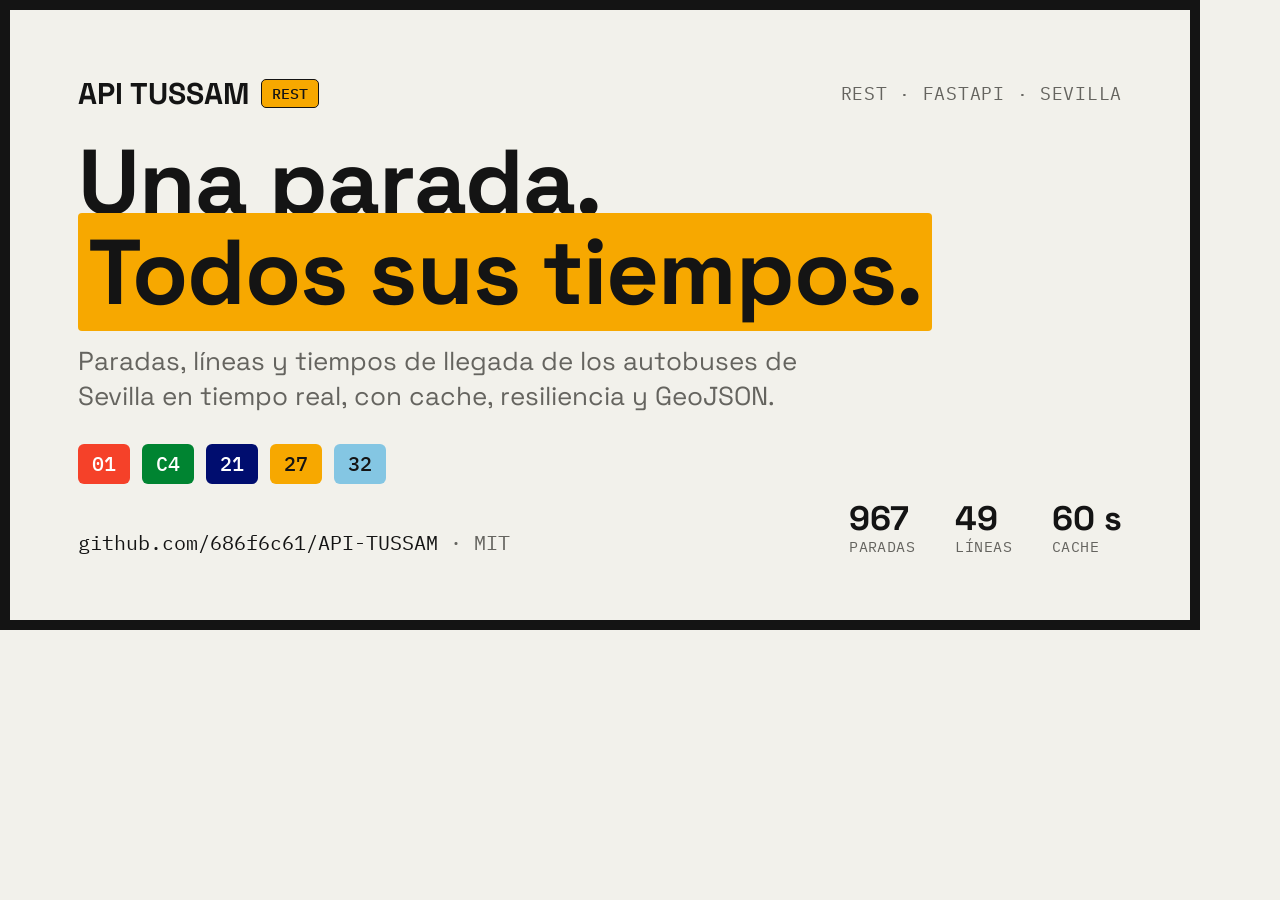
<file: social-card.html>
<!DOCTYPE html>
<html lang="es">
  <head>
    <meta charset="utf-8">
    <meta name="viewport" content="width=1200, initial-scale=1">
    <link rel="preconnect" href="https://fonts.googleapis.com">
    <link rel="preconnect" href="https://fonts.gstatic.com" crossorigin>
    <link href="https://fonts.googleapis.com/css2?family=IBM+Plex+Mono:wght@400;500&family=Space+Grotesk:wght@400;500;700&display=swap" rel="stylesheet">
    <title>API TUSSAM · tarjeta social</title>
    <style>
      /* Lienzo exacto de una Open Graph card: 1200 x 630. Este fichero se
         renderiza a og-tussam.png con un navegador headless. */
      :root {
        --paper: #f2f1eb;
        --surface: #fbfaf6;
        --ink: #141414;
        --muted: #65645f;
        --accent: #f7a800;
        --accent-3: #f54129;
        --accent-green: #008431;
        --accent-blue: #000d6f;
        --font-sans: "Space Grotesk", system-ui, sans-serif;
        --font-mono: "IBM Plex Mono", monospace;
      }

      * { box-sizing: border-box; margin: 0; padding: 0; }

      body {
        width: 1200px;
        height: 630px;
        background: var(--paper);
        color: var(--ink);
        font-family: var(--font-sans);
        overflow: hidden;
      }

      .card {
        position: relative;
        width: 1200px;
        height: 630px;
        padding: 64px 68px;
        display: flex;
        flex-direction: column;
        justify-content: space-between;
        border: 10px solid var(--ink);
      }

      /* Franja superior tipo cabecera */
      .top {
        display: flex;
        align-items: center;
        justify-content: space-between;
      }

      .brand {
        display: inline-flex;
        align-items: center;
        gap: 12px;
        font-size: 30px;
        font-weight: 700;
      }

      .brand .tag {
        padding: 4px 10px;
        font-family: var(--font-mono);
        font-size: 15px;
        font-weight: 500;
        background: var(--accent);
        border: 1px solid var(--ink);
        border-radius: 5px;
      }

      .eyebrow {
        font-family: var(--font-mono);
        font-size: 18px;
        text-transform: uppercase;
        letter-spacing: 0.04em;
        color: var(--muted);
      }

      .middle { margin-top: 6px; }

      h1 {
        font-size: 92px;
        line-height: 0.98;
        font-weight: 700;
        letter-spacing: -0.01em;
      }

      h1 mark {
        background: var(--accent);
        color: var(--ink);
        padding: 0 10px;
        border-radius: 4px;
      }

      .lede {
        margin-top: 26px;
        max-width: 760px;
        font-size: 26px;
        line-height: 1.35;
        color: var(--muted);
      }

      /* Fila de líneas (marcadores de bus) como detalle temático */
      .lines {
        display: flex;
        gap: 12px;
        margin-top: 30px;
      }

      .line-chip {
        display: inline-flex;
        align-items: center;
        justify-content: center;
        min-width: 52px;
        height: 40px;
        padding: 0 12px;
        color: #fff;
        font-family: var(--font-mono);
        font-size: 20px;
        font-weight: 500;
        border-radius: 6px;
      }

      .bottom {
        display: flex;
        align-items: flex-end;
        justify-content: space-between;
      }

      .repo {
        font-family: var(--font-mono);
        font-size: 20px;
        color: var(--ink);
      }

      .repo span { color: var(--muted); }

      .stats {
        display: flex;
        gap: 40px;
        font-family: var(--font-mono);
      }

      .stat b {
        display: block;
        font-family: var(--font-sans);
        font-size: 34px;
        font-weight: 700;
        line-height: 1;
      }

      .stat span {
        font-size: 15px;
        color: var(--muted);
        text-transform: uppercase;
        letter-spacing: 0.03em;
      }
    </style>
  </head>
  <body>
    <div class="card">
      <div class="top">
        <div class="brand"><span>API TUSSAM</span><span class="tag">REST</span></div>
        <p class="eyebrow">REST · FastAPI · Sevilla</p>
      </div>

      <div class="middle">
        <h1>Una parada.<br><mark>Todos sus tiempos.</mark></h1>
        <p class="lede">Paradas, líneas y tiempos de llegada de los autobuses de Sevilla en tiempo real, con cache, resiliencia y GeoJSON.</p>
        <div class="lines">
          <span class="line-chip" style="background:#f54129">01</span>
          <span class="line-chip" style="background:#008431">C4</span>
          <span class="line-chip" style="background:#000d6f">21</span>
          <span class="line-chip" style="background:#f7a800;color:#141414">27</span>
          <span class="line-chip" style="background:#84c6e3;color:#141414">32</span>
        </div>
      </div>

      <div class="bottom">
        <p class="repo">github.com/686f6c61/API-TUSSAM <span>· MIT</span></p>
        <div class="stats">
          <div class="stat"><b>967</b><span>paradas</span></div>
          <div class="stat"><b>49</b><span>líneas</span></div>
          <div class="stat"><b>60 s</b><span>cache</span></div>
        </div>
      </div>
    </div>
  </body>
</html>
</file>
<file: styles.css>
:root {
  --paper: #f2f1eb;
  --surface: #fbfaf6;
  --ink: #141414;
  --muted: #65645f;
  --line: #141414;
  --soft-line: #cbc9bf;
  --accent: #f7a800;
  --accent-2: #84c6e3;
  --accent-3: #f54129;
  --accent-4: #ffd166;
  --accent-5: #a9c8ff;
  --radius: 6px;
  --shell: 1180px;
  --route-cycle: 5.2s;
  --font-sans: "Space Grotesk", "Segoe UI", system-ui, sans-serif;
  --font-mono: "IBM Plex Mono", "SFMono-Regular", Consolas, monospace;
}

* {
  box-sizing: border-box;
  letter-spacing: 0;
}

html {
  scroll-behavior: smooth;
}

body {
  margin: 0;
  color: var(--ink);
  background: var(--paper);
  font-family: var(--font-sans);
  font-size: 16px;
  line-height: 1.6;
  text-rendering: optimizeLegibility;
}

button,
a {
  font: inherit;
}

a {
  color: inherit;
  text-decoration: none;
}

button {
  color: inherit;
}

mark {
  color: var(--ink);
  background: var(--accent);
  border-radius: 3px;
  padding: 0 0.08em;
}

.skip-link {
  position: fixed;
  z-index: 100;
  top: 8px;
  left: 8px;
  transform: translateY(-150%);
  padding: 8px 12px;
  color: var(--paper);
  background: var(--ink);
  border-radius: var(--radius);
}

.skip-link:focus {
  transform: translateY(0);
}

.visually-hidden {
  position: absolute;
  width: 1px;
  height: 1px;
  overflow: hidden;
  clip: rect(0 0 0 0);
  clip-path: inset(50%);
  white-space: nowrap;
}

.page-shell {
  width: min(calc(100% - 48px), var(--shell));
  margin-inline: auto;
}

.site-header {
  position: sticky;
  z-index: 20;
  top: 0;
  display: grid;
  grid-template-columns: 1fr auto 1fr;
  align-items: center;
  min-height: 66px;
  padding: 0 max(24px, calc((100% - var(--shell)) / 2));
  background: rgba(242, 241, 235, 0.96);
  border-bottom: 1px solid var(--line);
  backdrop-filter: blur(10px);
}

.brand {
  display: inline-flex;
  align-items: center;
  justify-self: start;
  font-size: 21px;
  font-weight: 700;
}

.brand mark {
  margin-left: 4px;
  padding: 0 4px;
  font-family: var(--font-mono);
  font-size: 12px;
  font-weight: 500;
}

.site-nav {
  display: flex;
  gap: 30px;
  font-size: 14px;
  font-weight: 500;
}

.site-nav a,
.header-link {
  display: inline-flex;
  align-items: center;
  gap: 7px;
}

.site-nav a::before,
.header-link::before {
  width: 7px;
  height: 7px;
  flex: 0 0 7px;
  background: var(--accent);
  border: 1px solid var(--ink);
  border-radius: 50%;
  content: "";
}

.site-nav a,
.site-footer a {
  text-decoration-thickness: 1px;
  text-underline-offset: 4px;
}

.site-nav a:hover,
.site-footer a:hover {
  text-decoration: underline;
}

.header-link {
  justify-self: end;
  padding: 8px 14px;
  font-size: 14px;
  font-weight: 500;
  border: 1px solid var(--line);
  border-radius: var(--radius);
  background: var(--surface);
}

.header-link:hover,
.secondary-action:hover,
.copy-command:hover {
  background: var(--accent);
}

.hero {
  overflow: hidden;
}

.hero-copy {
  position: relative;
  z-index: 2;
  padding-top: 42px;
  padding-bottom: 24px;
}

.eyebrow {
  margin: 0 0 14px;
  font-family: var(--font-mono);
  font-size: 12px;
  font-weight: 500;
  line-height: 1.4;
  text-transform: uppercase;
}

h1,
h2,
h3,
p {
  margin-top: 0;
}

h1 {
  max-width: 820px;
  margin-bottom: 22px;
  font-size: 68px;
  font-weight: 700;
  line-height: 1.03;
}

h2 {
  margin-bottom: 18px;
  font-size: 42px;
  font-weight: 700;
  line-height: 1.08;
}

h3 {
  margin-bottom: 10px;
  font-size: 22px;
  line-height: 1.2;
}

.hero-lede {
  max-width: 720px;
  margin-bottom: 24px;
  color: var(--muted);
  font-size: 18px;
}

.install-line {
  display: inline-flex;
  align-items: center;
  gap: 18px;
  min-height: 46px;
  padding: 0 6px 0 16px;
  color: var(--paper);
  background: var(--ink);
  border: 1px solid var(--ink);
  border-radius: var(--radius);
}

.install-line code,
.code-workbench code,
.evidence-core code {
  font-family: var(--font-mono);
}

.copy-command {
  min-width: 66px;
  padding: 7px 11px;
  color: var(--ink);
  background: var(--surface);
  border: 1px solid var(--line);
  border-radius: 4px;
  cursor: pointer;
  font-size: 12px;
  font-weight: 500;
}

.route-lab {
  border-top: 1px solid var(--line);
  border-bottom: 1px solid var(--line);
}

.route-lab-head {
  display: flex;
  align-items: end;
  justify-content: space-between;
  gap: 30px;
  min-height: 84px;
  padding-block: 14px;
}

.route-lab-head h2 {
  margin: 0;
  font-size: 24px;
}

.route-tabs,
.code-tabs {
  display: flex;
  align-items: center;
  min-width: 0;
  border: 1px solid var(--line);
  border-radius: var(--radius);
}

.route-tabs {
  overflow: hidden;
}

.code-tabs {
  overflow-x: auto;
  scrollbar-width: thin;
}

.route-tabs button,
.code-tabs button {
  position: relative;
  flex: 0 0 auto;
  min-height: 38px;
  padding: 0 14px;
  background: var(--surface);
  border: 0;
  border-right: 1px solid var(--line);
  cursor: pointer;
  font-family: var(--font-mono);
  font-size: 12px;
  text-transform: uppercase;
}

.route-tabs button {
  overflow: hidden;
}

.route-tabs button::after {
  position: absolute;
  right: 0;
  bottom: 0;
  left: 0;
  height: 3px;
  background: var(--ink);
  content: "";
  transform: scaleX(0);
  transform-origin: left;
}

.route-lab.is-cycling .route-tabs button[aria-selected="true"]::after {
  animation: route-progress var(--route-cycle) linear forwards;
}

.route-tabs button:last-child,
.code-tabs button:last-child {
  border-right: 0;
}

.route-tabs button[aria-selected="true"],
.code-tabs button[aria-selected="true"] {
  background: var(--accent);
  font-weight: 500;
}

.model-pool {
  display: grid;
  grid-template-columns: auto minmax(0, 1fr);
  align-items: center;
  gap: 16px;
  min-height: 52px;
  padding-block: 7px;
  border-top: 1px solid var(--soft-line);
}

.model-pool > span {
  font-family: var(--font-mono);
  font-size: 12px;
  font-weight: 500;
  text-transform: uppercase;
}

.model-pool ul {
  display: flex;
  flex-wrap: wrap;
  gap: 7px;
  min-width: 0;
  margin: 0;
  padding: 0 0 2px;
  list-style: none;
}

.model-pool li {
  display: inline-flex;
  flex: 0 0 auto;
  align-items: center;
  gap: 7px;
  min-height: 30px;
  padding: 5px 8px;
  border: 1px solid var(--soft-line);
  border-radius: var(--radius);
  background: var(--surface);
}

.model-pool li::before {
  width: 6px;
  height: 6px;
  flex: 0 0 6px;
  border: 1px solid var(--ink);
  border-radius: 50%;
  background: var(--paper);
  content: "";
}

.model-pool li.is-selected { background: var(--accent); border-color: var(--line); }
.model-pool li.is-selected::before { background: var(--ink); }
.model-pool li.is-orchestrator { background: var(--accent-2); border-color: var(--line); }
.model-pool li.is-orchestrator::before { background: var(--accent-5); }
.model-pool li.is-fallback { background: var(--accent-4); }
.model-pool li.is-filtered { border-style: dashed; opacity: 0.58; }

.model-pool li.is-selected small,
.model-pool li.is-orchestrator small,
.model-pool li.is-fallback small {
  color: var(--ink);
}

.model-pool strong,
.model-pool small {
  font-family: var(--font-mono);
  line-height: 1.2;
}

.model-pool strong {
  font-size: 12px;
  font-weight: 500;
}

.model-pool small {
  color: var(--muted);
  font-size: 12px;
  text-transform: uppercase;
}

.graph-scroll {
  overflow: hidden;
  border-top: 1px solid var(--soft-line);
  border-bottom: 1px solid var(--soft-line);
}

.graph-stage {
  position: relative;
  width: 100%;
  height: 370px;
  background: var(--paper);
}

#route-canvas,
.route-nodes {
  position: absolute;
  inset: 0;
  width: 100%;
  height: 100%;
}

.route-nodes {
  margin: 0;
  padding: 0;
  list-style: none;
}

.route-node {
  --node-width: clamp(156px, 14vw, 178px);

  position: absolute;
  left: clamp(calc(var(--node-width) / 2 + 6px), var(--x), calc(100% - var(--node-width) / 2 - 6px));
  top: var(--y);
  width: var(--node-width);
  min-height: 82px;
  transform: translate(-50%, -50%);
  padding: 10px 12px;
  background: var(--surface);
  border: 1px solid var(--line);
  border-radius: var(--radius);
  box-shadow: 4px 4px 0 var(--ink);
  animation: route-node-enter 360ms ease both;
  animation-delay: var(--delay);
}

.route-node small,
.route-node span {
  display: block;
}

.route-node small {
  margin-bottom: 5px;
  color: var(--ink);
  font-family: var(--font-mono);
  font-size: 12px;
  line-height: 1.3;
  text-transform: uppercase;
}

.route-node strong {
  display: block;
  overflow-wrap: anywhere;
  font-size: 13px;
  line-height: 1.25;
}

.route-node span {
  margin-top: 5px;
  font-family: var(--font-mono);
  font-size: 12px;
  line-height: 1.3;
}

.route-node.is-router { background: var(--accent); }
.route-node.is-success { background: var(--accent-2); }
.route-node.is-failure { background: var(--accent-3); }
.route-node.is-review { background: var(--accent-4); }
.route-node.is-output { color: var(--paper); background: var(--ink); }
.route-node.is-output small { color: #c9c7be; }
.route-node.is-skipped { background: var(--paper); border-style: dashed; box-shadow: none; opacity: 0.72; }
.route-node.is-tool { background: var(--accent-5); }

.route-metrics {
  display: grid;
  grid-template-columns: repeat(5, 1fr);
  margin-top: 0;
  margin-bottom: 0;
}

.route-metrics div {
  min-width: 0;
  padding: 14px 16px;
  border-left: 1px solid var(--line);
  animation: route-metric-enter 280ms ease both;
  animation-delay: var(--delay);
}

.route-metrics div:last-child {
  border-right: 1px solid var(--line);
}

.route-metrics dt {
  color: var(--muted);
  font-family: var(--font-mono);
  font-size: 12px;
  text-transform: uppercase;
}

.route-metrics dd {
  margin: 3px 0 0;
  overflow-wrap: anywhere;
  font-size: 14px;
  font-weight: 500;
}

.runtime-band {
  padding: 78px 0 84px;
  color: var(--paper);
  background: var(--ink);
}

.section-heading {
  max-width: 790px;
  margin-bottom: 46px;
}

.section-heading > p:last-child {
  max-width: 690px;
  margin-bottom: 0;
  color: var(--muted);
  font-size: 18px;
}

.section-heading.inverted > p:last-child {
  color: #b7b5ac;
}

.runtime-flow {
  display: grid;
  grid-template-columns: repeat(7, 1fr);
  gap: 0;
  padding-left: 0;
  list-style: none;
  border-top: 1px solid #4c4b47;
  border-bottom: 1px solid #4c4b47;
}

.runtime-flow li {
  position: relative;
  min-height: 145px;
  padding: 18px 12px;
  border-right: 1px solid #4c4b47;
}

.runtime-flow li:first-child {
  border-left: 1px solid #4c4b47;
}

.runtime-flow span,
.runtime-flow small,
.runtime-flow strong {
  display: block;
}

.runtime-flow span,
.runtime-flow small {
  font-family: var(--font-mono);
}

.runtime-flow span {
  margin-bottom: 22px;
  color: var(--accent);
  font-size: 28px;
  line-height: 1;
}

.runtime-flow strong {
  margin-bottom: 7px;
  font-size: 15px;
}

.runtime-flow small {
  color: #96948d;
  font-size: 12px;
  line-height: 1.4;
}

.evidence-section,
.strategies-section,
.api-section,
.boundaries-section {
  padding-block: 100px;
}

.evidence-map {
  display: grid;
  grid-template-columns: 1fr 1fr;
  gap: 1px;
  max-width: 980px;
  margin-inline: auto;
  background: var(--line);
  border: 1px solid var(--line);
}

.evidence-source,
.evidence-core {
  min-height: 184px;
  padding: 22px;
  background: var(--surface);
}

.evidence-source span,
.evidence-core span {
  display: block;
  margin-bottom: 26px;
  font-family: var(--font-mono);
  font-size: 12px;
  text-transform: uppercase;
}

.evidence-source strong,
.evidence-core strong {
  display: block;
  margin-bottom: 9px;
  font-size: 18px;
}

.evidence-source p {
  margin-bottom: 0;
  color: var(--muted);
  font-size: 14px;
}

.evidence-core {
  grid-column: 1 / -1;
  min-height: 160px;
  color: var(--paper);
  background: var(--ink);
  text-align: center;
}

.evidence-core span {
  color: var(--accent);
}

.evidence-core strong {
  font-size: 28px;
}

.evidence-core code {
  color: var(--accent-2);
  font-size: 12px;
}

.source-task { border-top: 8px solid var(--accent); }
.source-card { border-top: 8px solid var(--accent-2); }
.source-live { border-bottom: 8px solid var(--accent-3); }
.source-local { border-bottom: 8px solid var(--accent-4); }

.strategies-section {
  border-top: 1px solid var(--line);
  border-bottom: 1px solid var(--line);
}

.strategy-grid {
  display: grid;
  grid-template-columns: repeat(3, 1fr);
  gap: 16px;
}

.strategy-card {
  min-height: 330px;
  padding: 20px;
  background: var(--surface);
  border: 1px solid var(--line);
  border-radius: var(--radius);
}

.strategy-card > p:last-child {
  color: var(--muted);
}

.strategy-card.accent-naranja { border-top: 8px solid var(--accent); }
.strategy-card.accent-celeste { border-top: 8px solid var(--accent-2); }
.strategy-card.accent-rojo { border-top: 8px solid var(--accent-3); }
.strategy-card.accent-ambar { border-top: 8px solid var(--accent-4); }
.strategy-card.accent-azul { border-top: 8px solid var(--accent-5); }
.strategy-card.accent-ink { border-top: 8px solid var(--ink); }

.mini-route {
  display: flex;
  align-items: center;
  justify-content: space-between;
  height: 96px;
  margin-bottom: 24px;
  padding-inline: 12px;
  border-bottom: 1px solid var(--soft-line);
}

.mini-route i,
.mini-route b,
.mini-route em,
.mini-route span {
  position: relative;
  display: block;
  width: 22px;
  height: 22px;
  background: var(--surface);
  border: 1px solid var(--ink);
  border-radius: 50%;
}

.mini-route b { background: var(--accent); }
.mini-route em { background: var(--accent-3); border-radius: 3px; }
.mini-route span { background: var(--ink); }

.mini-route > *:not(:last-child)::after {
  position: absolute;
  top: 10px;
  left: 21px;
  width: 54px;
  height: 1px;
  background: var(--ink);
  content: "";
}

.mini-route.fusion b,
.mini-route.tools b {
  background: var(--accent-2);
}

.mini-route.critique b:last-child {
  background: var(--accent-4);
}

.api-section {
  color: var(--paper);
  background: var(--ink);
}

.api-layout {
  display: grid;
  grid-template-columns: minmax(0, 0.8fr) minmax(520px, 1.2fr);
  gap: 70px;
  align-items: start;
}

.api-section .section-heading {
  margin-bottom: 0;
}

.api-section .section-heading > p:last-of-type {
  color: #b7b5ac;
}

.api-contracts {
  margin: 38px 0 0;
  padding: 0;
  list-style: none;
  border-top: 1px solid #4c4b47;
}

.api-contracts li {
  display: grid;
  grid-template-columns: 68px minmax(0, 1fr);
  gap: 14px;
  padding: 12px 0;
  color: #b7b5ac;
  border-bottom: 1px solid #4c4b47;
  font-size: 13px;
}

.api-contracts .contract-label {
  color: var(--accent);
  font-family: var(--font-mono);
  font-size: 12px;
  text-transform: uppercase;
}

.api-contracts .contract-copy {
  min-width: 0;
}

.code-workbench {
  min-width: 0;
  background: #20201e;
  border: 1px solid #68665f;
  border-radius: var(--radius);
}

.code-tabs {
  border: 0;
  border-bottom: 1px solid #68665f;
  border-radius: 0;
}

.code-tabs button {
  color: var(--paper);
  background: #20201e;
  border-color: #68665f;
}

.code-tabs button[aria-selected="true"] {
  color: var(--ink);
}

.code-toolbar {
  display: flex;
  align-items: center;
  justify-content: space-between;
  min-height: 48px;
  padding: 0 12px 0 18px;
  color: #9f9d94;
  border-bottom: 1px solid #45443f;
  font-family: var(--font-mono);
  font-size: 12px;
}

.code-workbench pre {
  min-height: 390px;
  margin: 0;
  overflow: auto;
  padding: 24px;
  color: #e8e6dc;
  font-family: var(--font-mono);
  font-size: 12px;
  line-height: 1.75;
  tab-size: 4;
}

.boundary-table {
  width: 100%;
  border-top: 1px solid var(--line);
  border-collapse: collapse;
}

.boundary-row {
  display: grid;
  grid-template-columns: 1.1fr 0.55fr 2fr;
  gap: 22px;
  align-items: start;
  padding: 18px 0;
  border-bottom: 1px solid var(--line);
}

.boundary-row th,
.boundary-row td {
  padding: 0;
  text-align: left;
  vertical-align: top;
}

.boundary-row th {
  font-weight: 700;
}

.boundary-row td:last-child {
  color: var(--muted);
}

.boundary-head {
  font-family: var(--font-mono);
  font-size: 12px;
  text-transform: uppercase;
}

.state {
  display: inline-block;
  padding: 3px 7px;
  border: 1px solid var(--ink);
  border-radius: 3px;
  font-family: var(--font-mono);
  font-size: 12px;
  text-transform: uppercase;
}

.state.live { background: var(--accent); }
.state.bounded { background: var(--accent-4); }
.state.planned { background: var(--accent-3); }

.final-cta {
  padding: 96px 0;
  border-top: 1px solid var(--line);
  border-bottom: 1px solid var(--line);
}

.final-cta h2 {
  font-size: 58px;
}

.cta-actions {
  display: flex;
  gap: 12px;
  margin-top: 32px;
}

.primary-action,
.secondary-action {
  display: inline-flex;
  align-items: center;
  justify-content: center;
  min-height: 46px;
  padding: 0 18px;
  border: 1px solid var(--ink);
  border-radius: var(--radius);
  font-weight: 500;
}

.primary-action {
  color: var(--paper);
  background: var(--ink);
}

.primary-action:hover {
  color: var(--ink);
  background: var(--accent);
}

.secondary-action {
  background: var(--surface);
}

.site-footer {
  padding: 36px 0 48px;
}

.site-footer {
  border-top: 1px solid var(--soft-line);
}

.site-footer .page-shell {
  display: flex;
  flex-direction: column;
  align-items: center;
  text-align: center;
  gap: 14px;
}

.site-footer strong {
  font-size: 18px;
}

.footer-meta {
  display: grid;
  gap: 4px;
}

.site-footer p {
  margin: 0;
  color: var(--muted);
  font-family: var(--font-mono);
  font-size: 12px;
}

.footer-meta p:last-child {
  color: var(--ink);
}

.footer-meta a {
  text-decoration: underline;
}

.site-footer nav {
  display: flex;
  flex-wrap: wrap;
  justify-content: center;
  gap: 20px;
  font-size: 13px;
}

.copy-toast {
  position: fixed;
  z-index: 50;
  right: 18px;
  bottom: 18px;
  min-width: 140px;
  padding: 10px 14px;
  color: var(--paper);
  background: var(--ink);
  border: 1px solid var(--paper);
  border-radius: var(--radius);
  opacity: 0;
  transform: translateY(12px);
  pointer-events: none;
  font-family: var(--font-mono);
  font-size: 12px;
  transition: opacity 160ms ease, transform 160ms ease;
}

.copy-toast.is-visible {
  opacity: 1;
  transform: translateY(0);
}

button:focus-visible,
a:focus-visible,
.graph-scroll:focus-visible,
[role="tabpanel"]:focus-visible {
  outline: 3px solid var(--accent-3);
  outline-offset: 3px;
}

@keyframes route-progress {
  to { transform: scaleX(1); }
}

@keyframes route-node-enter {
  from {
    transform: translate(-50%, -44%) scale(0.98);
  }

  to {
    transform: translate(-50%, -50%) scale(1);
  }
}

@keyframes route-metric-enter {
  from { transform: translateY(3px); }
  to { transform: translateY(0); }
}

@media (max-width: 980px) {
  .site-header {
    grid-template-columns: 1fr auto;
  }

  .site-nav {
    display: none;
  }

  h1 {
    font-size: 58px;
  }

  .route-lab-head {
    display: block;
    padding-block: 12px;
  }

  .route-lab-head > div:first-child {
    margin-bottom: 10px;
  }

  .route-tabs {
    display: grid;
    grid-template-columns: repeat(4, minmax(0, 1fr));
    width: 100%;
  }

  .route-tabs button {
    width: 100%;
    border-bottom: 1px solid var(--line);
  }

  .route-tabs button:nth-child(4n) {
    border-right: 0;
  }

  .route-tabs button:nth-last-child(-n + 4) {
    border-bottom: 0;
  }

  .runtime-flow {
    grid-template-columns: repeat(4, 1fr);
  }

  .runtime-flow li:nth-child(4) {
    border-right: 0;
  }

  .strategy-grid {
    grid-template-columns: repeat(2, 1fr);
  }

  .api-layout {
    grid-template-columns: 1fr;
  }

}

@media (min-width: 761px) and (max-width: 980px) {
  .route-node {
    --node-width: clamp(138px, 18.5vw, 156px);
  }

  .route-node[data-column="start"] { left: 10%; }
  .route-node[data-column="router"] { left: 30%; }
  .route-node[data-column="workers"] { left: 50%; }
  .route-node[data-column="review"] { left: 70%; }
  .route-node[data-column="output"] { left: 90%; }
}

@media (max-width: 760px) {
  .page-shell {
    width: min(calc(100% - 28px), var(--shell));
  }

  .site-header {
    min-height: 58px;
    padding-inline: 14px;
  }

  .header-link {
    padding: 6px 10px;
  }

  .hero-copy {
    padding-top: 24px;
    padding-bottom: 20px;
  }

  h1 {
    font-size: 46px;
  }

  h2 {
    font-size: 34px;
  }

  .hero-lede,
  .section-heading > p:last-child {
    font-size: 16px;
  }

  .install-line {
    display: flex;
    width: 100%;
    justify-content: space-between;
  }

  .route-lab-head .eyebrow {
    margin-bottom: 6px;
  }

  .model-pool ul {
    flex-wrap: wrap;
    overflow: visible;
  }

  .model-pool {
    grid-template-columns: 1fr;
    gap: 8px;
  }

  .graph-stage {
    width: 100%;
    height: auto;
  }

  #route-canvas {
    display: none;
  }

  .route-nodes {
    position: relative;
    inset: auto;
    display: grid;
    width: auto;
    height: auto;
    grid-template-columns: repeat(2, minmax(0, 1fr));
    gap: 12px;
    padding: 14px;
  }

  .route-node {
    position: relative;
    left: auto;
    top: auto;
    width: auto;
    min-height: 92px;
    transform: none;
    padding: 10px 12px;
    animation: route-metric-enter 280ms ease both;
  }

  .route-node.is-output {
    grid-column: 1 / -1;
  }

  .route-metrics {
    display: grid;
    grid-template-columns: repeat(2, minmax(0, 1fr));
    overflow: visible;
  }

  .route-metrics div {
    min-width: 0;
    border-right: 1px solid var(--line);
  }

  .route-metrics div:last-child {
    grid-column: 1 / -1;
    border-right: 1px solid var(--line);
  }

  .runtime-band,
  .evidence-section,
  .strategies-section,
  .api-section,
  .boundaries-section {
    padding-block: 72px;
  }

  .runtime-flow {
    grid-template-columns: repeat(2, 1fr);
  }

  .runtime-flow li,
  .runtime-flow li:nth-child(4) {
    border-right: 1px solid #4c4b47;
  }

  .runtime-flow li:nth-child(2n) {
    border-right: 0;
  }

  .strategy-grid,
  .evidence-map {
    grid-template-columns: 1fr;
  }

  .evidence-core {
    grid-column: 1;
  }

  .strategy-card {
    min-height: 300px;
  }

  .api-layout {
    gap: 42px;
  }

  .code-workbench pre {
    min-height: 430px;
    font-size: 12px;
  }

  .boundary-head {
    display: none;
  }

  .boundary-row {
    grid-template-columns: 1fr auto;
  }

  .boundary-row > :last-child {
    grid-column: 1 / -1;
  }

  .final-cta h2 {
    font-size: 44px;
  }

  .cta-actions {
    align-items: stretch;
    flex-direction: column;
  }

  .site-footer .page-shell {
    grid-template-columns: 1fr;
  }

  .site-footer nav {
    flex-wrap: wrap;
  }
}

@media (max-width: 360px) {
  .hero-copy {
    padding-top: 18px;
    padding-bottom: 14px;
  }

  h1 {
    margin-bottom: 16px;
    font-size: 42px;
  }

  .hero-lede {
    margin-bottom: 16px;
    font-size: 15px;
    line-height: 1.5;
  }

  .install-line {
    min-height: 42px;
  }

  .install-line code {
    font-size: 14px;
  }

  .route-tabs {
    grid-template-columns: repeat(2, minmax(0, 1fr));
  }

  .route-tabs button:nth-child(2n) {
    border-right: 0;
  }

  .route-tabs button:nth-last-child(-n + 4) {
    border-bottom: 1px solid var(--line);
  }

  .route-tabs button:nth-last-child(-n + 2) {
    border-bottom: 0;
  }

  .route-nodes {
    grid-template-columns: 1fr;
  }
}

/* ── Hero asimétrico: copy + panel de red ───────────────────────────── */

.hero-split {
  padding-bottom: 8px;
}

.hero-grid {
  display: grid;
  grid-template-columns: minmax(0, 1.35fr) minmax(0, 0.85fr);
  gap: 48px;
  align-items: end;
  padding: 46px 0 40px;
}

.hero-split .hero-copy {
  padding: 0;
}

/* Reveal escalonado en la carga */
.hero-split .eyebrow { animation: rise 0.6s 0.02s both; }
.hero-split h1 { animation: rise 0.6s 0.08s both; }
.hero-split .hero-lede { animation: rise 0.6s 0.16s both; }
.hero-split .install-line { animation: rise 0.6s 0.24s both; }
.net-panel { animation: rise 0.7s 0.3s both; }

@keyframes rise {
  from { opacity: 0; transform: translateY(14px); }
  to { opacity: 1; transform: translateY(0); }
}

.net-panel {
  align-self: end;
  border: 1px solid var(--line);
  border-radius: var(--radius);
  background: var(--surface);
  overflow: hidden;
}

.net-panel-head {
  display: flex;
  align-items: center;
  gap: 8px;
  padding: 11px 16px;
  color: var(--paper);
  background: var(--ink);
  font-family: var(--font-mono);
  font-size: 12px;
  text-transform: uppercase;
  letter-spacing: 0.04em;
}

.net-dot {
  width: 8px;
  height: 8px;
  border-radius: 50%;
  background: var(--accent);
  box-shadow: 0 0 0 0 var(--accent);
  animation: net-pulse 2.4s ease-out infinite;
}

@keyframes net-pulse {
  0% { box-shadow: 0 0 0 0 rgba(247, 168, 0, 0.55); }
  70% { box-shadow: 0 0 0 7px rgba(247, 168, 0, 0); }
  100% { box-shadow: 0 0 0 0 rgba(247, 168, 0, 0); }
}

.net-stats {
  margin: 0;
  padding: 4px 0;
}

.net-stats > div {
  display: flex;
  align-items: baseline;
  justify-content: space-between;
  gap: 12px;
  padding: 12px 16px;
  border-bottom: 1px solid var(--soft-line);
}

.net-stats dt {
  color: var(--muted);
  font-family: var(--font-mono);
  font-size: 13px;
}

.net-stats dd {
  margin: 0;
  font-size: 26px;
  font-weight: 700;
  font-variant-numeric: tabular-nums;
}

.net-panel-foot {
  margin: 0;
  padding: 12px 16px;
  color: var(--muted);
  font-family: var(--font-mono);
  font-size: 11.5px;
  line-height: 1.5;
}

/* ── Ticker: banda tipo teletipo de parada ──────────────────────────── */

.ticker {
  overflow: hidden;
  border-top: 1px solid var(--line);
  border-bottom: 1px solid var(--line);
  background: var(--ink);
}

.ticker-track {
  display: flex;
  align-items: center;
  gap: 22px;
  width: max-content;
  padding: 11px 0;
  color: var(--paper);
  font-family: var(--font-mono);
  font-size: 13px;
  white-space: nowrap;
  animation: ticker-scroll 34s linear infinite;
}

.ticker-track span {
  padding-left: 22px;
}

.ticker-track i {
  font-style: normal;
  color: var(--accent);
}

@keyframes ticker-scroll {
  from { transform: translateX(0); }
  to { transform: translateX(-50%); }
}

/* ── Tablón de llegadas (sección "En vivo") ─────────────────────────── */

.board-section {
  padding: 64px 0 24px;
  border-top: 1px solid var(--soft-line);
}

.board-head {
  display: flex;
  flex-wrap: wrap;
  align-items: flex-end;
  justify-content: space-between;
  gap: 16px;
  margin-bottom: 28px;
}

.board-note {
  max-width: 320px;
  margin: 0;
  color: var(--muted);
  font-family: var(--font-mono);
  font-size: 13px;
}

.board-grid {
  display: grid;
  grid-template-columns: repeat(auto-fit, minmax(260px, 1fr));
  gap: 18px;
  align-items: start;
}

.stop-board {
  border: 1px solid var(--line);
  border-radius: var(--radius);
  background: var(--surface);
  overflow: hidden;
}

.stop-board > header {
  display: flex;
  align-items: center;
  gap: 12px;
  padding: 14px 16px;
  border-bottom: 1px solid var(--line);
  background: var(--ink);
  color: var(--paper);
}

.stop-board > header strong {
  display: block;
  font-size: 15px;
}

.stop-board > header small {
  color: rgba(242, 241, 235, 0.7);
  font-family: var(--font-mono);
  font-size: 12px;
}

.stop-code {
  display: inline-flex;
  align-items: center;
  justify-content: center;
  min-width: 34px;
  height: 34px;
  padding: 0 8px;
  color: var(--ink);
  background: var(--accent);
  border-radius: 4px;
  font-family: var(--font-mono);
  font-weight: 500;
}

.arrivals {
  margin: 0;
  padding: 6px 0;
  list-style: none;
}

.arrival {
  display: grid;
  grid-template-columns: auto 1fr auto;
  align-items: center;
  gap: 12px;
  padding: 11px 16px;
  border-bottom: 1px solid var(--soft-line);
  animation: arrival-in 0.45s ease both;
}

.arrival:last-child {
  border-bottom: 0;
}

.arrival-line {
  display: inline-flex;
  align-items: center;
  justify-content: center;
  min-width: 34px;
  height: 26px;
  padding: 0 7px;
  color: #fff;
  background: var(--line-color, var(--ink));
  border-radius: 4px;
  font-family: var(--font-mono);
  font-size: 13px;
  font-weight: 500;
}

.arrival-dest {
  font-size: 15px;
}

.arrival-min {
  font-family: var(--font-mono);
  font-size: 15px;
  font-weight: 500;
  font-variant-numeric: tabular-nums;
}

.board-request {
  display: flex;
  flex-direction: column;
  border: 1px solid var(--line);
  border-radius: var(--radius);
  background: var(--surface);
}

.board-request pre {
  margin: 0;
  padding: 16px;
  overflow-x: auto;
  color: var(--paper);
  background: var(--ink);
  font-family: var(--font-mono);
  font-size: 13px;
  line-height: 1.5;
}

.board-request p {
  margin: 0;
  padding: 14px 16px;
  color: var(--muted);
  font-size: 14px;
}

@keyframes arrival-in {
  from {
    opacity: 0;
    transform: translateY(6px);
  }

  to {
    opacity: 1;
    transform: translateY(0);
  }
}

/* ── Cómo funciona: línea de tiempo vertical ────────────────────────── */

.flow-section {
  padding: 60px 0;
  background: var(--surface);
  border-top: 1px solid var(--line);
  border-bottom: 1px solid var(--line);
}

.flow-head {
  max-width: 640px;
  margin-bottom: 34px;
}

.flow-head h2 {
  margin-bottom: 12px;
}

.flow-head p {
  margin: 0;
  color: var(--muted);
  font-size: 17px;
}

.flow-rail {
  margin: 0;
  padding: 0;
  list-style: none;
}

.flow-rail li {
  position: relative;
  display: grid;
  grid-template-columns: 92px 1fr;
  gap: 24px;
  padding: 22px 0;
  border-top: 1px solid var(--soft-line);
}

.flow-rail li:last-child {
  border-bottom: 1px solid var(--soft-line);
}

/* Línea vertical que conecta los números.
   La columna del número mide 92px y el círculo (52px) se centra en ella con
   justify-self, así que su centro cae exactamente en 46px; la línea se dibuja
   ahí para pasar por el centro de cada número. */
.flow-rail li::before {
  content: "";
  position: absolute;
  top: 0;
  bottom: 0;
  left: 46px;
  width: 2px;
  transform: translateX(-1px);
  background: var(--soft-line);
}

.flow-rail li:first-child::before { top: 22px; }
.flow-rail li:last-child::before { bottom: auto; height: 22px; }

.flow-num {
  position: relative;
  z-index: 1;
  justify-self: center;
  display: inline-flex;
  align-items: center;
  justify-content: center;
  width: 52px;
  height: 52px;
  background: var(--paper);
  border: 1px solid var(--line);
  border-radius: 50%;
  font-family: var(--font-mono);
  font-size: 17px;
  font-weight: 500;
  transition: background 0.35s ease;
}

/* Al hacer scroll, cada paso que ya has alcanzado se ilumina en naranja
   (lo activa un IntersectionObserver en app.js). El hover mantiene el efecto. */
.flow-rail li.is-active .flow-num,
.flow-rail li:hover .flow-num {
  background: var(--accent);
}

.flow-rail li.is-active::before {
  background: var(--accent);
  transition: background 0.35s ease;
}

.flow-body strong {
  display: block;
  margin-bottom: 5px;
  font-size: 19px;
}

.flow-body p {
  max-width: 620px;
  margin: 0;
  color: var(--muted);
  font-size: 15.5px;
}

/* ── Resiliencia: comparativa problema / respuesta ──────────────────── */

.resil-section {
  padding: 66px 0;
}

.resil-compare {
  margin-top: 26px;
  border: 1px solid var(--line);
  border-radius: var(--radius);
  overflow: hidden;
}

.resil-colhead,
.resil-row {
  display: grid;
  grid-template-columns: 1fr 1fr;
}

.resil-colhead {
  border-bottom: 1px solid var(--line);
}

.resil-tag {
  padding: 10px 18px;
  font-family: var(--font-mono);
  font-size: 12px;
  text-transform: uppercase;
  letter-spacing: 0.04em;
}

.resil-tag.bad {
  color: var(--paper);
  background: var(--ink);
}

.resil-tag.good {
  color: var(--ink);
  background: var(--accent);
}

.resil-row {
  border-bottom: 1px solid var(--soft-line);
}

.resil-row:last-child {
  border-bottom: 0;
}

.resil-problem,
.resil-solution {
  padding: 18px;
}

.resil-problem {
  border-right: 1px solid var(--soft-line);
  background: var(--paper);
}

.resil-solution {
  background: var(--surface);
}

.resil-problem strong,
.resil-solution strong {
  display: block;
  margin-bottom: 5px;
  font-size: 16px;
}

.resil-problem p,
.resil-solution p {
  margin: 0;
  color: var(--muted);
  font-size: 14.5px;
}

.resil-solution strong {
  padding-left: 18px;
  background: url("data:image/svg+xml,%3Csvg xmlns='http://www.w3.org/2000/svg' width='12' height='12' viewBox='0 0 12 12'%3E%3Cpath d='M2 6.5l2.5 2.5L10 3' fill='none' stroke='%23f7a800' stroke-width='2' stroke-linecap='round' stroke-linejoin='round'/%3E%3C/svg%3E") left 0.35em no-repeat;
}

/* ── Endpoints: panel de salidas ────────────────────────────────────── */

.ep-section {
  padding: 6px 0 66px;
}

.ep-layout {
  display: grid;
  grid-template-columns: minmax(0, 0.95fr) minmax(0, 1.25fr);
  gap: 20px;
  margin-top: 24px;
  align-items: start;
}

.ep-featured {
  padding: 24px;
  border: 1px solid var(--line);
  border-top: 6px solid var(--accent);
  border-radius: var(--radius);
  background: var(--surface);
}

.ep-featured-head {
  display: flex;
  align-items: center;
  gap: 10px;
  margin-bottom: 14px;
}

.ep-featured h3 {
  margin-bottom: 12px;
  font-size: 26px;
}

.ep-featured h3 code {
  font-family: var(--font-mono);
}

.ep-featured > p {
  margin-bottom: 16px;
  color: var(--muted);
  font-size: 15.5px;
}

.ep-badge {
  padding: 2px 9px;
  border: 1px solid var(--line);
  border-radius: 3px;
  background: var(--accent);
  font-family: var(--font-mono);
  font-size: 11px;
  text-transform: uppercase;
}

.ep-featured-list {
  margin: 0;
  padding: 0;
  list-style: none;
  border-top: 1px solid var(--soft-line);
}

.ep-featured-list li {
  position: relative;
  padding: 9px 0 9px 22px;
  border-bottom: 1px solid var(--soft-line);
  font-size: 14.5px;
}

.ep-featured-list li:last-child {
  border-bottom: 0;
}

.ep-featured-list li::before {
  content: "→";
  position: absolute;
  left: 0;
  color: var(--accent);
  font-weight: 700;
}

.ep-board {
  margin: 0;
  padding: 0;
  list-style: none;
  border: 1px solid var(--line);
  border-radius: var(--radius);
  overflow: hidden;
}

.ep-row {
  display: grid;
  grid-template-columns: auto minmax(0, 1fr);
  grid-template-areas:
    "method path"
    "method desc";
  column-gap: 14px;
  row-gap: 2px;
  align-items: center;
  padding: 15px 18px;
  border-bottom: 1px solid var(--soft-line);
  transition: background 0.15s ease;
}

.ep-row:last-child {
  border-bottom: 0;
}

.ep-row:hover {
  background: var(--surface);
}

.ep-method {
  grid-area: method;
  align-self: center;
  padding: 3px 9px;
  border-radius: 4px;
  color: #fff;
  font-family: var(--font-mono);
  font-size: 12px;
  font-weight: 500;
}

.ep-method.get { background: #008431; }
.ep-method.post { background: var(--accent-3); }

.ep-path {
  grid-area: path;
  font-family: var(--font-mono);
  font-size: 16px;
  font-weight: 500;
}

.ep-desc {
  grid-area: desc;
  color: var(--muted);
  font-size: 14px;
}

.ep-access {
  grid-area: method;
  justify-self: end;
  align-self: center;
}

/* El acceso se apila bajo el método en la fila; lo mostramos como etiqueta */
.ep-row {
  grid-template-columns: auto minmax(0, 1fr) auto;
  grid-template-areas:
    "method path access"
    "method desc access";
}

.ep-access {
  grid-area: access;
  justify-self: end;
  padding: 2px 8px;
  border: 1px solid var(--soft-line);
  border-radius: 3px;
  color: var(--muted);
  font-family: var(--font-mono);
  font-size: 10.5px;
  text-transform: uppercase;
  white-space: nowrap;
}

.ep-access.key {
  border-color: var(--line);
  background: var(--accent);
  color: var(--ink);
}

.ep-more {
  margin-top: 22px;
  font-family: var(--font-mono);
  font-size: 14px;
}

.ep-more a {
  text-decoration: underline;
  text-underline-offset: 4px;
}

.ep-more a:hover {
  color: var(--accent-3);
}

/* ── Integración: cabecera con contratos + código a ancho completo ──── */

.int-section {
  padding: 60px 0;
  background: var(--ink);
  color: var(--paper);
}

.int-head {
  display: grid;
  grid-template-columns: minmax(0, 1fr) minmax(0, 1fr);
  gap: 32px;
  align-items: center;
  margin-bottom: 26px;
}

.int-head .eyebrow {
  color: var(--accent);
}

.int-head h2 {
  margin: 0;
  color: var(--paper);
}

.int-contracts {
  margin: 0;
  padding: 0;
  list-style: none;
  display: grid;
  gap: 10px;
}

.int-contracts li {
  display: flex;
  align-items: baseline;
  gap: 12px;
  padding-bottom: 10px;
  border-bottom: 1px solid rgba(242, 241, 235, 0.16);
  font-size: 15px;
  color: rgba(242, 241, 235, 0.82);
}

.int-contracts li span:first-child {
  flex: 0 0 66px;
  color: var(--accent);
  font-family: var(--font-mono);
  font-size: 12px;
  text-transform: uppercase;
}

.int-contracts code {
  font-family: var(--font-mono);
  color: var(--paper);
}

.int-code {
  border-color: rgba(242, 241, 235, 0.22);
}

/* ── CTA: panel a ancho completo ────────────────────────────────────── */

.cta-section {
  padding: 66px 0;
}

.cta-panel {
  display: flex;
  flex-wrap: wrap;
  align-items: center;
  justify-content: space-between;
  gap: 28px;
  padding: 40px;
  border: 1px solid var(--line);
  border-radius: var(--radius);
  background: var(--surface);
}

.cta-panel h2 {
  margin: 8px 0 0;
  font-size: 40px;
}

/* ── Responsive de las secciones nuevas ─────────────────────────────── */

@media (max-width: 880px) {
  .hero-grid,
  .ep-layout,
  .int-head {
    grid-template-columns: 1fr;
    gap: 28px;
  }

  .net-panel {
    justify-self: stretch;
  }
}

@media (max-width: 620px) {
  .resil-colhead,
  .resil-row {
    grid-template-columns: 1fr;
  }

  .resil-problem {
    border-right: 0;
    border-bottom: 1px solid var(--soft-line);
  }

  .ep-row {
    grid-template-columns: auto 1fr;
    grid-template-areas:
      "method path"
      "desc desc"
      "access access";
  }

  .ep-access {
    justify-self: start;
  }

  .flow-rail li {
    grid-template-columns: 64px 1fr;
    gap: 16px;
  }

  .flow-rail li::before {
    left: 32px;
  }

  .flow-num {
    width: 40px;
    height: 40px;
    font-size: 14px;
  }

  .cta-panel {
    padding: 28px;
  }
}

/* ── Página de documentación (docs.html) ────────────────────────────── */

.docs-body {
  scroll-padding-top: 84px;
}

.docs-shell {
  display: grid;
  grid-template-columns: 248px minmax(0, 1fr);
  gap: 48px;
  width: min(calc(100% - 48px), var(--shell));
  margin-inline: auto;
  padding: 40px 0 80px;
}

.docs-sidebar {
  position: sticky;
  top: 84px;
  align-self: start;
  max-height: calc(100vh - 100px);
  overflow-y: auto;
  padding-right: 8px;
}

.docs-sidebar nav {
  display: flex;
  flex-direction: column;
  gap: 2px;
  font-size: 14px;
}

.docs-nav-title {
  margin: 18px 0 6px;
  font-family: var(--font-mono);
  font-size: 11px;
  font-weight: 500;
  text-transform: uppercase;
  letter-spacing: 0.04em;
  color: var(--muted);
}

.docs-nav-title:first-child {
  margin-top: 0;
}

.docs-sidebar a {
  padding: 5px 10px;
  border-radius: 4px;
  color: var(--muted);
  font-family: var(--font-mono);
  font-size: 13px;
}

.docs-sidebar a:hover {
  color: var(--ink);
  background: var(--surface);
}

.docs-content {
  min-width: 0;
}

.docs-content section {
  padding-bottom: 12px;
  margin-bottom: 24px;
}

.docs-h1 {
  margin-bottom: 16px;
  font-size: 46px;
  line-height: 1.05;
}

.docs-lede {
  max-width: 720px;
  margin-bottom: 16px;
  color: var(--muted);
  font-size: 18px;
}

.docs-h2 {
  margin: 12px 0 16px;
  padding-top: 20px;
  font-size: 30px;
  border-top: 1px solid var(--soft-line);
}

.docs-h3 {
  margin: 22px 0 10px;
  font-size: 17px;
}

.docs-content p {
  max-width: 760px;
  margin-bottom: 14px;
}

.docs-list {
  max-width: 760px;
  margin: 0 0 16px;
  padding-left: 20px;
}

.docs-list li {
  margin-bottom: 8px;
}

.docs-content code,
.docs-sidebar code {
  padding: 1px 5px;
  font-family: var(--font-mono);
  font-size: 0.88em;
  background: var(--surface);
  border: 1px solid var(--soft-line);
  border-radius: 4px;
}

.docs-callout {
  max-width: 760px;
  margin: 16px 0;
  padding: 14px 16px;
  border-left: 4px solid var(--accent);
  background: var(--surface);
  border-radius: 0 var(--radius) var(--radius) 0;
  font-size: 15px;
}

.docs-callout code {
  background: var(--paper);
}

.docs-table {
  width: 100%;
  margin: 12px 0 18px;
  border: 1px solid var(--line);
  border-collapse: collapse;
  font-size: 14px;
  overflow: hidden;
}

.docs-table th,
.docs-table td {
  padding: 9px 12px;
  text-align: left;
  vertical-align: top;
  border-bottom: 1px solid var(--soft-line);
}

.docs-table thead th {
  background: var(--ink);
  color: var(--paper);
  font-family: var(--font-mono);
  font-size: 12px;
  font-weight: 500;
  text-transform: uppercase;
  letter-spacing: 0.03em;
}

.docs-table tbody tr:last-child td {
  border-bottom: 0;
}

.docs-table td code {
  background: var(--surface);
}

.req {
  display: inline-block;
  margin-left: 4px;
  padding: 0 6px;
  color: var(--ink);
  background: var(--accent);
  border-radius: 3px;
  border: 1px solid var(--line) !important;
  font-family: var(--font-mono);
  font-size: 10px;
  text-transform: uppercase;
}

.code-block {
  max-width: 760px;
  margin: 12px 0 18px;
  border: 1px solid var(--line);
  border-radius: var(--radius);
  overflow: hidden;
}

.code-block-head {
  display: flex;
  align-items: center;
  justify-content: space-between;
  padding: 8px 14px;
  background: var(--surface);
  border-bottom: 1px solid var(--line);
  font-family: var(--font-mono);
  font-size: 12px;
  color: var(--muted);
}

.code-block pre {
  margin: 0;
  padding: 16px;
  overflow-x: auto;
  color: var(--paper);
  background: var(--ink);
}

.code-block pre code {
  padding: 0;
  border: 0;
  background: transparent;
  color: inherit;
  font-family: var(--font-mono);
  font-size: 13px;
  line-height: 1.55;
}

.endpoint {
  padding: 22px 0 8px;
  border-top: 1px solid var(--soft-line);
}

.endpoint-head {
  display: flex;
  flex-wrap: wrap;
  align-items: center;
  gap: 10px;
  margin-bottom: 12px;
}

.method {
  padding: 3px 9px;
  border-radius: 4px;
  font-family: var(--font-mono);
  font-size: 12px;
  font-weight: 500;
  color: #fff;
}

.method.get {
  background: #008431;
}

.method.post {
  background: var(--accent-3);
}

.endpoint-path {
  font-family: var(--font-mono);
  font-size: 18px;
  font-weight: 500;
  background: transparent !important;
  border: 0 !important;
  padding: 0 !important;
}

.badge-public,
.badge-key {
  padding: 2px 8px;
  border: 1px solid var(--line);
  border-radius: 3px;
  font-family: var(--font-mono);
  font-size: 11px;
  text-transform: uppercase;
}

.badge-public {
  background: var(--accent-2);
}

.badge-key {
  background: var(--accent);
}

.docs-footer {
  margin-top: 32px;
  padding-top: 20px;
  border-top: 1px solid var(--line);
  color: var(--muted);
  font-size: 13px;
}

.docs-footer p {
  margin-bottom: 4px;
}

@media (max-width: 860px) {
  .docs-shell {
    grid-template-columns: 1fr;
    gap: 24px;
  }

  .docs-sidebar {
    position: static;
    max-height: none;
    border-bottom: 1px solid var(--soft-line);
    padding-bottom: 16px;
  }

  .docs-sidebar nav {
    display: grid;
    grid-template-columns: repeat(2, 1fr);
  }

  .docs-h1 {
    font-size: 36px;
  }
}

@media (prefers-reduced-motion: reduce) {
  html {
    scroll-behavior: auto;
  }

  *,
  *::before,
  *::after {
    animation-duration: 0.01ms !important;
    animation-iteration-count: 1 !important;
    transition-duration: 0.01ms !important;
  }
}

/* ── Página del mapa de paradas (paradas.html) ──────────────────────── */

.map-body {
  height: 100vh;
  overflow: hidden;
}

/* La cabecera es fija (66px); el mapa ocupa el resto de la ventana.
   Tres columnas: filtros (izquierda), mapa (centro) y lista de paradas (derecha). */
.map-page {
  display: grid;
  grid-template-columns: 320px 1fr 340px;
  height: calc(100vh - 67px);
}

.map-sidebar {
  display: flex;
  flex-direction: column;
  min-height: 0;
  overflow-y: auto;
  border-right: 1px solid var(--line);
  background: var(--surface);
}

/* Columna derecha: lista de paradas encontradas, prominente y con scroll. */
.map-results {
  display: flex;
  flex-direction: column;
  min-height: 0;
  border-left: 1px solid var(--line);
  background: var(--surface);
}

.results-head {
  display: flex;
  align-items: baseline;
  justify-content: space-between;
  gap: 12px;
  padding: 16px 18px 10px;
  border-bottom: 1px solid var(--soft-line);
}

.map-intro {
  padding: 20px 22px 14px;
  border-bottom: 1px solid var(--soft-line);
}

.map-intro h1 {
  margin: 4px 0 8px;
  font-size: 30px;
  line-height: 1.05;
}

.map-intro p {
  margin: 0;
  color: var(--muted);
  font-size: 14px;
}

.map-controls {
  padding: 16px 22px;
  border-bottom: 1px solid var(--soft-line);
}

.map-search input {
  width: 100%;
  padding: 10px 12px;
  font: inherit;
  font-size: 15px;
  color: var(--ink);
  background: var(--paper);
  border: 1px solid var(--line);
  border-radius: var(--radius);
}

.map-search input:focus-visible {
  outline: 2px solid var(--accent);
  outline-offset: 1px;
}

.filter-group {
  margin-top: 16px;
}

.filter-head {
  display: flex;
  align-items: baseline;
  justify-content: space-between;
  margin-bottom: 8px;
}

.filter-label {
  font-family: var(--font-mono);
  font-size: 12px;
  text-transform: uppercase;
  letter-spacing: 0.04em;
  color: var(--muted);
}

.filter-reset {
  padding: 3px 10px;
  font-family: var(--font-mono);
  font-size: 12px;
  background: var(--paper);
  border: 1px solid var(--line);
  border-radius: 4px;
  cursor: pointer;
}

.filter-reset:hover {
  background: var(--accent);
}

/* Chips de línea: fila con scroll vertical acotado. */
.line-chips {
  display: flex;
  flex-wrap: wrap;
  gap: 6px;
  max-height: 132px;
  overflow-y: auto;
  padding-right: 4px;
}

.line-chip {
  --c: #141414;
  --t: #fff;
  display: inline-flex;
  align-items: center;
  justify-content: center;
  min-width: 38px;
  height: 30px;
  padding: 0 8px;
  font-family: var(--font-mono);
  font-size: 13px;
  font-weight: 500;
  color: var(--ink);
  background: var(--paper);
  border: 1.5px solid var(--c);
  border-radius: 4px;
  cursor: pointer;
}

.line-chip:hover {
  background: #efeee7;
}

/* Activo: NO monocolor. La franja de color de la línea (border-left) se conserva
   y se ensancha; la selección se marca con el resto del borde en tinta, fondo
   tenue y negrita. Se fijan los bordes por lado para no pisar el color izquierdo. */
/* Activo: la pastilla se rellena con el color de la línea y el número usa el
   color contrastado. Nada de franja lateral. */
.line-chip.is-active {
  color: var(--t);
  background: var(--c);
  border-color: var(--ink);
  font-weight: 700;
}

.zone-select {
  width: 100%;
  padding: 9px 12px;
  font: inherit;
  font-size: 14px;
  color: var(--ink);
  background: var(--paper);
  border: 1px solid var(--line);
  border-radius: var(--radius);
}

.results-count {
  margin: 0;
  font-family: var(--font-mono);
  font-size: 12px;
  color: var(--muted);
}

/* Lista de resultados: ocupa el espacio restante y hace scroll. */
.stop-list {
  flex: 1;
  min-height: 0;
  margin: 0;
  padding: 0 12px 16px;
  list-style: none;
  overflow-y: auto;
}

.stop-item {
  display: grid;
  grid-template-columns: auto 1fr;
  gap: 10px;
  align-items: start;
  padding: 10px;
  border-radius: var(--radius);
  cursor: pointer;
}

.stop-item:hover {
  background: var(--paper);
}

.stop-item-code {
  display: inline-flex;
  align-items: center;
  justify-content: center;
  min-width: 32px;
  height: 26px;
  padding: 0 7px;
  font-family: var(--font-mono);
  font-size: 12px;
  color: var(--ink);
  background: var(--accent);
  border-radius: 4px;
}

.stop-item-body strong {
  display: block;
  font-size: 14.5px;
  line-height: 1.25;
}

.stop-item-body small {
  display: block;
  margin: 2px 0 5px;
  color: var(--muted);
  font-family: var(--font-mono);
  font-size: 11.5px;
}

.stop-item-lines,
.popup-lines {
  display: flex;
  flex-wrap: wrap;
  gap: 4px;
}

/* Número de línea: pastilla con el color oficial de la línea de fondo y el
   número en color contrastado (como los indicadores de bus). Sin franja lateral. */
.mini-line {
  --c: #141414;
  --t: #fff;
  display: inline-flex;
  align-items: center;
  justify-content: center;
  min-width: 28px;
  height: 20px;
  padding: 0 7px;
  font-family: var(--font-mono);
  font-size: 11px;
  font-weight: 600;
  color: var(--t);
  background: var(--c);
  border-radius: 4px;
}

.stop-item-more {
  padding: 12px 10px;
  font-family: var(--font-mono);
  font-size: 12px;
  color: var(--muted);
}

.map-canvas {
  width: 100%;
  height: 100%;
  background: var(--paper);
}

/* Ficha (popup) de Leaflet con el estilo del sistema. */
.leaflet-popup-content-wrapper {
  border: 1px solid var(--line);
  border-radius: var(--radius);
}

.popup-stop {
  font-family: var(--font-sans);
}

.popup-head {
  display: flex;
  align-items: center;
  gap: 8px;
  margin-bottom: 4px;
}

.popup-code {
  display: inline-flex;
  align-items: center;
  justify-content: center;
  min-width: 30px;
  height: 24px;
  padding: 0 7px;
  font-family: var(--font-mono);
  font-size: 12px;
  color: var(--ink);
  background: var(--accent);
  border-radius: 4px;
}

.popup-head strong {
  font-size: 15px;
}

.popup-dir {
  margin: 0 0 8px;
  color: var(--muted);
  font-family: var(--font-mono);
  font-size: 12px;
}

.popup-endpoint {
  display: block;
  margin-top: 8px;
  font-family: var(--font-mono);
  font-size: 11.5px;
  color: var(--accent-3);
}

@media (max-width: 980px) {
  .map-body {
    height: auto;
    overflow: auto;
  }

  /* Se apilan las tres zonas: filtros, mapa y lista de resultados. */
  .map-page {
    grid-template-columns: 1fr;
    height: auto;
  }

  .map-sidebar {
    border-right: 0;
    border-bottom: 1px solid var(--line);
  }

  .map-results {
    border-left: 0;
    border-top: 1px solid var(--line);
  }

  .stop-list {
    max-height: 380px;
  }

  .map-canvas {
    height: 60vh;
    min-height: 380px;
  }
}
</file>
